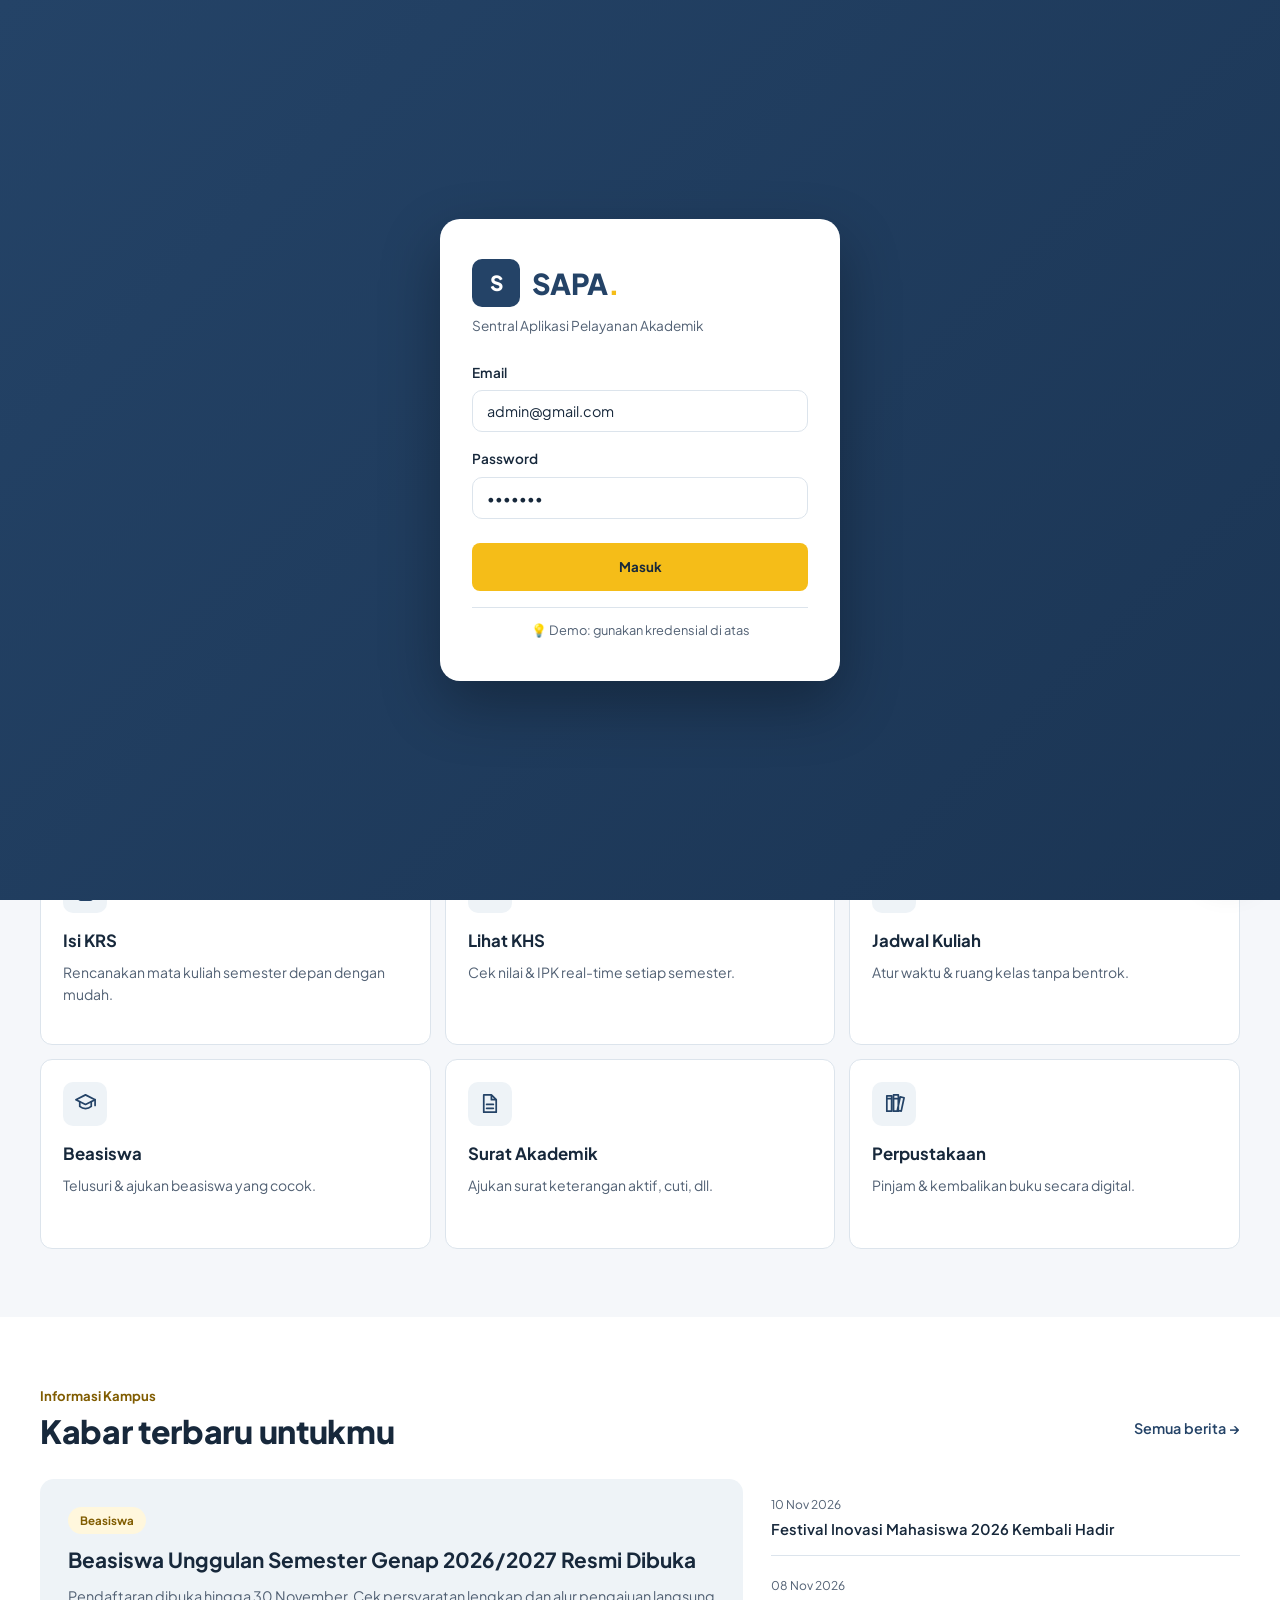
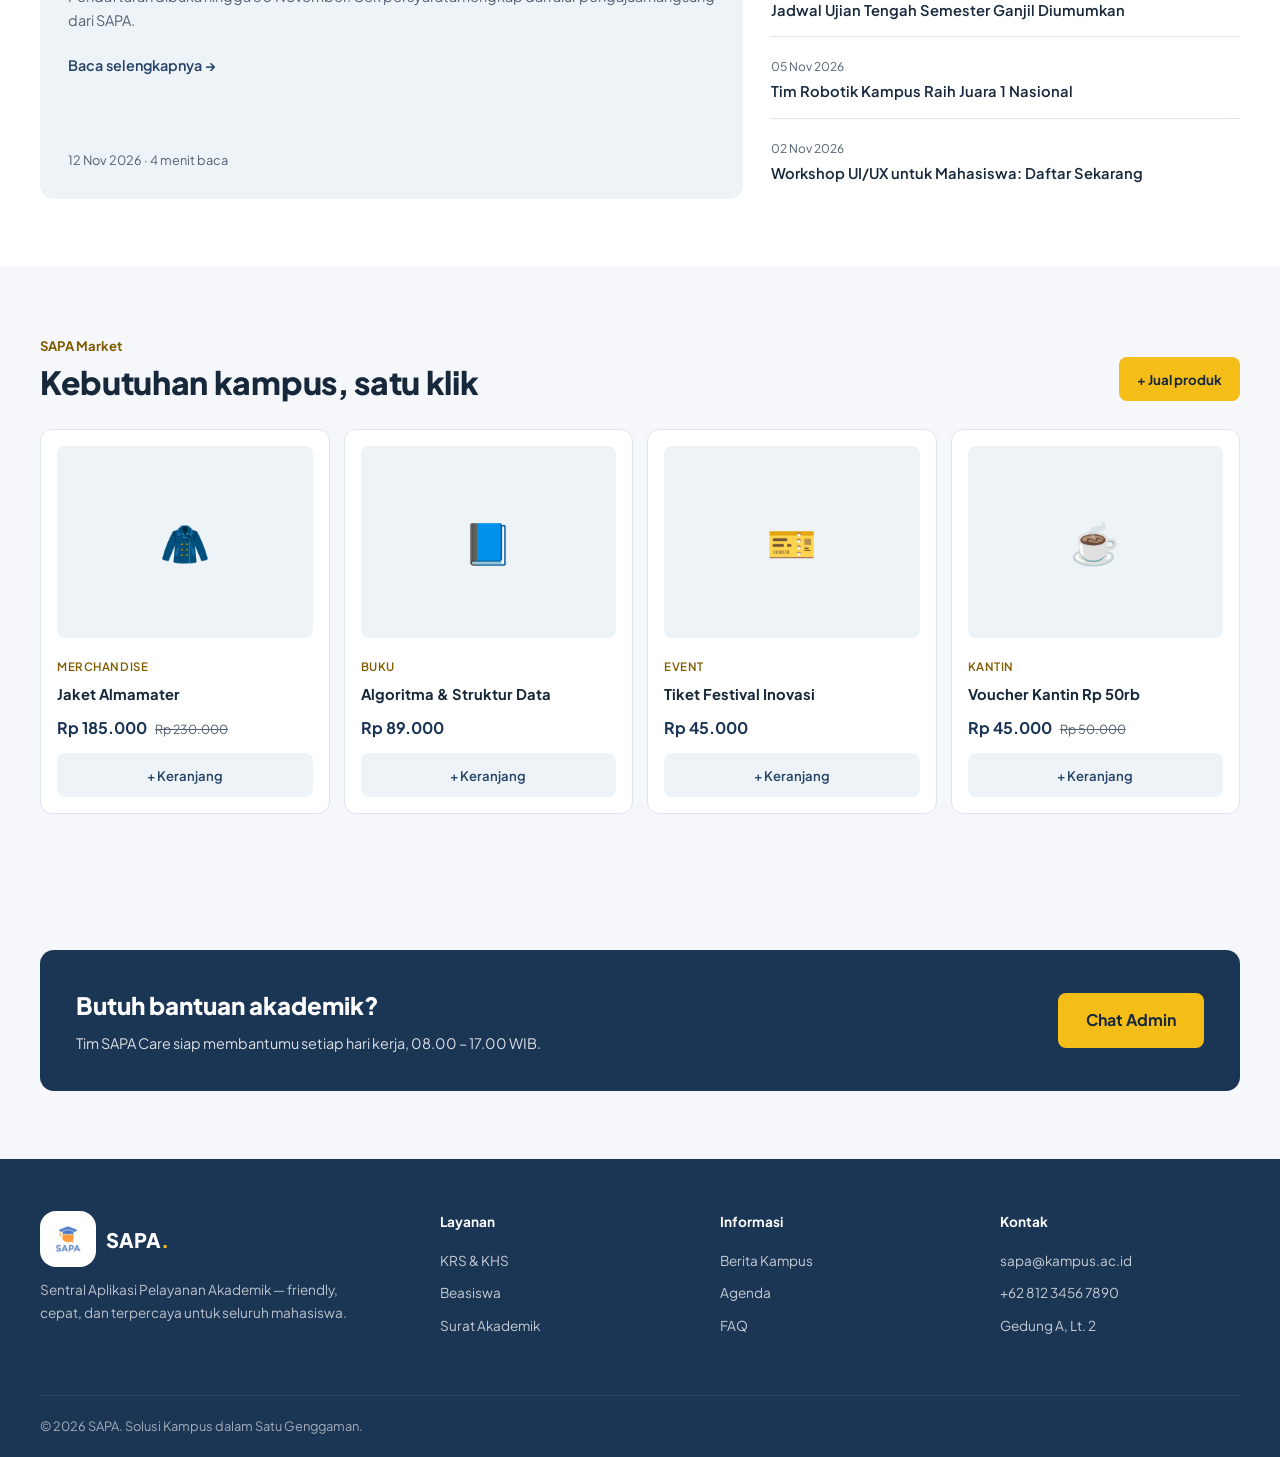
<file: index.html>
<!doctype html>
<html lang="id">
  <head>
    <meta charset="UTF-8" />
    <meta name="viewport" content="width=device-width, initial-scale=1.0" />
    <meta name="theme-color" content="#FFFFFF" />
    <title>SAPA — Sentral Aplikasi Pelayanan Akademik</title>
    <link rel="manifest" href="manifest.json" />
    <link rel="preconnect" href="https://fonts.googleapis.com" />
    <link
      href="https://fonts.googleapis.com/css2?family=Plus+Jakarta+Sans:wght@400;500;600;700;800&display=swap"
      rel="stylesheet"
    />
    <link rel="stylesheet" href="css/style.css" />
    <link rel="stylesheet" href="css/components.css" />
    <link rel="stylesheet" href="css/pages.css" />
    <link rel="stylesheet" href="css/refined.css" />
    <link rel="icon" type="image/png" href="logo.png" />
  </head>
  <body>
    <!-- ========== NAVBAR ========== -->
    <header class="navbar" id="navbar">
      <div class="container nav-inner">
        <a href="index.html" class="logo">
          <img src="logo.png" alt="SAPA Logo" />
          <span class="logo-text">SAPA<span class="logo-dot">.</span></span>
        </a>

        <nav class="nav-links" id="navLinks">
          <a href="index.html" class="nav-link active">Beranda</a>
          <a href="layanan.html" class="nav-link">Layanan</a>
          <a href="index.html#info-section" class="nav-link">Informasi</a>
          <a href="index.html#market" class="nav-link">Marketplace</a>
        </nav>

        <div class="nav-actions">
          <button class="icon-btn search-toggle" aria-label="Cari">
            <svg
              width="20"
              height="20"
              viewBox="0 0 24 24"
              fill="none"
              stroke="currentColor"
              stroke-width="2"
            >
              <circle cx="11" cy="11" r="8" />
              <path d="m21 21-4.35-4.35" />
            </svg>
          </button>
          <button class="theme-toggle" aria-label="Toggle tema">
            <svg
              class="icon-moon"
              viewBox="0 0 24 24"
              fill="none"
              stroke="currentColor"
              stroke-width="2"
            >
              <path d="M21 12.79A9 9 0 1 1 11.21 3 7 7 0 0 0 21 12.79z" />
            </svg>
            <svg
              class="icon-sun"
              viewBox="0 0 24 24"
              fill="none"
              stroke="currentColor"
              stroke-width="2"
            >
              <circle cx="12" cy="12" r="5" />
              <line x1="12" y1="1" x2="12" y2="3" />
              <line x1="12" y1="21" x2="12" y2="23" />
              <line x1="4.22" y1="4.22" x2="5.64" y2="5.64" />
              <line x1="18.36" y1="18.36" x2="19.78" y2="19.78" />
              <line x1="1" y1="12" x2="3" y2="12" />
              <line x1="21" y1="12" x2="23" y2="12" />
              <line x1="4.22" y1="19.78" x2="5.64" y2="18.36" />
              <line x1="18.36" y1="5.64" x2="19.78" y2="4.22" />
            </svg>
          </button>
          <button class="icon-btn notif-btn" aria-label="Notifikasi">
            <svg
              width="20"
              height="20"
              viewBox="0 0 24 24"
              fill="none"
              stroke="currentColor"
              stroke-width="2"
            >
              <path d="M18 8A6 6 0 0 0 6 8c0 7-3 9-3 9h18s-3-2-3-9" />
              <path d="M13.73 21a2 2 0 0 1-3.46 0" />
            </svg>
            <span class="notif-dot"></span>
          </button>
          <button
            class="icon-btn"
            id="cartBtn"
            aria-label="Keranjang"
            style="position: relative"
          >
            <svg
              width="20"
              height="20"
              viewBox="0 0 24 24"
              fill="none"
              stroke="currentColor"
              stroke-width="2"
            >
              <circle cx="9" cy="21" r="1" />
              <circle cx="20" cy="21" r="1" />
              <path
                d="M1 1h4l2.68 13.39a2 2 0 0 0 2 1.61h9.72a2 2 0 0 0 2-1.61L23 6H6"
              />
            </svg>
            <span
              id="cartBadge"
              style="
                position: absolute;
                top: 2px;
                right: 2px;
                background: #ef4444;
                color: #fff;
                font-size: 0.65rem;
                font-weight: 700;
                width: 16px;
                height: 16px;
                border-radius: 50%;
                display: none;
                place-items: center;
              "
              >0</span
            >
          </button>
          <a href="profil.html" class="avatar" aria-label="Menu profil">R</a>
        </div>
      </div>
    </header>

    <!-- ========== HERO ========== -->
    <section class="hero" id="mainContent" tabindex="-1">
      <div class="container hero-grid">
        <div class="hero-content">
          
          <h1 class="hero-title">
            Semua layanan kampus,<br />
            <span class="text-gradient">dalam satu genggaman.</span>
          </h1>
          <p class="hero-desc">
            SAPA memudahkan mahasiswa mengurus KRS, melihat jadwal, memantau
            nilai, sampai belanja kebutuhan kampus — cepat, transparan, dan
            ramah.
          </p>

          <div class="hero-search">
            <svg
              class="search-icon"
              width="20"
              height="20"
              viewBox="0 0 24 24"
              fill="none"
              stroke="currentColor"
              stroke-width="2"
            >
              <circle cx="11" cy="11" r="8" />
              <path d="m21 21-4.35-4.35" />
            </svg>
            <input
              type="text"
              id="heroSearch"
              aria-label="Cari layanan, informasi, atau produk"
              placeholder="Cari layanan, informasi, atau produk…"
              autocomplete="off"
            />
            <kbd class="search-kbd">Ctrl K</kbd>
            <div class="search-suggestions" id="searchSuggestions"></div>
          </div>
          <div class="hero-tags">
            <span>Populer:</span>
            <a href="layanan.html#service-krs">Isi KRS</a>
            <a href="layanan.html#service-khs">Lihat KHS</a>
            <a href="#market">Jaket Almamater</a>
            <a href="layanan.html#service-beasiswa">Beasiswa</a>
          </div>
        </div>

        <div class="hero-visual">
          <div class="student-card">
            <div class="student-card-header">
              <div class="student-avatar">R</div>
              <div>
                <strong>Rani Puspita</strong>
                <span>Teknik Informatika · 2022</span>
              </div>
              <span class="status-badge">Aktif</span>
            </div>
            <div class="student-stats">
              <div class="mini-stat">
                <span class="mini-stat-label">IPK</span>
                <span class="mini-stat-value">3.86</span>
              </div>
              <div class="mini-stat">
                <span class="mini-stat-label">SKS Lulus</span>
                <span class="mini-stat-value">112/144</span>
              </div>
            </div>
            <div class="student-notifs">
              <!-- Notifikasi akan dimuat otomatis oleh JavaScript -->
            </div>
            <div class="next-class">
              <span>Kelas berikutnya</span>
              <strong>Pemrograman Web · 09:30</strong>
            </div>
          </div>
        </div>
      </div>
    </section>

    <!-- ========== STATS BAR ========== -->
    <section class="stats-bar">
      <div class="container stats-grid">
        <div class="stat-item">
          <span class="stat-number" data-count="12840">0</span>
          <span class="stat-label">Mahasiswa Aktif</span>
        </div>
        <div class="stat-item">
          <span class="stat-number" data-count="36">0</span>
          <span class="stat-label">Layanan Digital</span>
        </div>
        <div class="stat-item">
          <span class="stat-number" data-count="99">0</span>
          <span class="stat-label">Uptime Server (%)</span>
        </div>
        <div class="stat-item">
          <span class="stat-number" data-count="4.9" data-decimal="1">0</span>
          <span class="stat-label">Rating Pengguna</span>
        </div>
      </div>
    </section>

    <!-- ========== LAYANAN CEPAT ========== -->
    <section class="section" id="layanan-section">
      <div class="container">
        <div class="section-head">
          <div>
            <span class="section-eyebrow">Layanan Cepat</span>
            <h2 class="section-title">Apa yang kamu butuhkan hari ini?</h2>
          </div>
          <a href="layanan.html" class="link-arrow">Lihat semua →</a>
        </div>

        <div class="services-grid">
          <a href="layanan.html" class="service-card">
            <div
              class="service-icon"
              style="background: var(--primary-50); color: var(--primary)"
            >
              <svg aria-hidden="true" focusable="false" viewBox="0 0 24 24" fill="none" stroke="currentColor" stroke-width="1.8" stroke-linecap="round" stroke-linejoin="round"><rect x="5" y="4" width="14" height="18" rx="2"/><path d="M9 4V2h6v2M9 10h6M9 14h6M9 18h4"/></svg>
            </div>
            <h3>Isi KRS</h3>
            <p>Rencanakan mata kuliah semester depan dengan mudah.</p>
            <span class="service-arrow">→</span>
          </a>
          <a href="layanan.html" class="service-card">
            <div
              class="service-icon"
              style="
                background: var(--secondary-50);
                color: var(--secondary-600);
              "
            >
              <svg aria-hidden="true" focusable="false" viewBox="0 0 24 24" fill="none" stroke="currentColor" stroke-width="1.8" stroke-linecap="round" stroke-linejoin="round"><path d="M4 20V5M4 20h17"/><path d="M8 16v-4M13 16V8M18 16v-7"/></svg>
            </div>
            <h3>Lihat KHS</h3>
            <p>Cek nilai & IPK real-time setiap semester.</p>
            <span class="service-arrow">→</span>
          </a>
          <a href="layanan.html" class="service-card">
            <div
              class="service-icon"
              style="background: #e8f5e9; color: #2e7d32"
            >
              <svg aria-hidden="true" focusable="false" viewBox="0 0 24 24" fill="none" stroke="currentColor" stroke-width="1.8" stroke-linecap="round" stroke-linejoin="round"><rect x="3" y="5" width="18" height="16" rx="2"/><path d="M16 3v4M8 3v4M3 10h18"/></svg>
            </div>
            <h3>Jadwal Kuliah</h3>
            <p>Atur waktu & ruang kelas tanpa bentrok.</p>
            <span class="service-arrow">→</span>
          </a>
          <a href="layanan.html" class="service-card">
            <div
              class="service-icon"
              style="background: #fff3e0; color: #e65100"
            >
              <svg aria-hidden="true" focusable="false" viewBox="0 0 24 24" fill="none" stroke="currentColor" stroke-width="1.8" stroke-linecap="round" stroke-linejoin="round"><path d="m2 8 10-5 10 5-10 5L2 8Z"/><path d="M6 10v5c3.5 3 8.5 3 12 0v-5M22 8v6"/></svg>
            </div>
            <h3>Beasiswa</h3>
            <p>Telusuri & ajukan beasiswa yang cocok.</p>
            <span class="service-arrow">→</span>
          </a>
          <a href="layanan.html" class="service-card">
            <div
              class="service-icon"
              style="background: #e3f2fd; color: #1565c0"
            >
              <svg aria-hidden="true" focusable="false" viewBox="0 0 24 24" fill="none" stroke="currentColor" stroke-width="1.8" stroke-linecap="round" stroke-linejoin="round"><path d="M6 3h8l5 5v13H6zM14 3v5h5M9 13h7M9 17h7"/></svg>
            </div>
            <h3>Surat Akademik</h3>
            <p>Ajukan surat keterangan aktif, cuti, dll.</p>
            <span class="service-arrow">→</span>
          </a>
          <a href="layanan.html" class="service-card">
            <div
              class="service-icon"
              style="background: #f3e5f5; color: #6a1b9a"
            >
              <svg aria-hidden="true" focusable="false" viewBox="0 0 24 24" fill="none" stroke="currentColor" stroke-width="1.8" stroke-linecap="round" stroke-linejoin="round"><path d="M4 4h5v16H4zM11 3h5v17h-5zM18 5l4 1-3 14-4-1zM5.5 7h2M12.5 7h2"/></svg>
            </div>
            <h3>Perpustakaan</h3>
            <p>Pinjam & kembalikan buku secara digital.</p>
            <span class="service-arrow">→</span>
          </a>
        </div>
      </div>
    </section>

    <!-- ========== INFORMASI ========== -->
    <section class="section section-alt" id="info-section">
      <div class="container">
        <div class="section-head">
          <div>
            <span class="section-eyebrow">Informasi Kampus</span>
            <h2 class="section-title">Kabar terbaru untukmu</h2>
          </div>
          <a href="#" class="link-arrow">Semua berita →</a>
        </div>

        <div class="news-grid">
          <article class="news-featured">
            <span class="news-tag">Beasiswa</span>
            <h3>Beasiswa Unggulan Semester Genap 2026/2027 Resmi Dibuka</h3>
            <p>
              Pendaftaran dibuka hingga 30 November. Cek persyaratan lengkap dan
              alur pengajuan langsung dari SAPA.
            </p>
            <a href="#" class="link-arrow">Baca selengkapnya →</a>
            <span class="news-date">12 Nov 2026 · 4 menit baca</span>
          </article>

          <div class="news-list">
            <a href="#" class="news-item">
              <span class="news-item-date">10 Nov 2026</span>
              <h4>Festival Inovasi Mahasiswa 2026 Kembali Hadir</h4>
            </a>
            <a href="#" class="news-item">
              <span class="news-item-date">08 Nov 2026</span>
              <h4>Jadwal Ujian Tengah Semester Ganjil Diumumkan</h4>
            </a>
            <a href="#" class="news-item">
              <span class="news-item-date">05 Nov 2026</span>
              <h4>Tim Robotik Kampus Raih Juara 1 Nasional</h4>
            </a>
            <a href="#" class="news-item">
              <span class="news-item-date">02 Nov 2026</span>
              <h4>Workshop UI/UX untuk Mahasiswa: Daftar Sekarang</h4>
            </a>
          </div>
        </div>
      </div>
    </section>

    <!-- ========== MARKETPLACE ========== -->
    <section class="section" id="market">
      <div class="container">
        <div class="section-head">
          <div>
            <span class="section-eyebrow">SAPA Market</span>
            <h2 class="section-title">Kebutuhan kampus, satu klik</h2>
          </div>
          <button type="button" class="btn-primary btn-sell-product" id="addProductBtn">+ Jual produk</button>
        </div>

        <div class="product-grid">
          <div class="product-card">
            <div
              class="product-img"
              style="background: linear-gradient(135deg, #244367, #2e527c)"
            >
              🧥
            </div>
            <span class="product-cat">Merchandise</span>
            <h4>Jaket Almamater</h4>
            <div class="product-price">
              <strong>Rp 185.000</strong>
              <s>Rp 230.000</s>
            </div>
            <button class="btn-add">+ Keranjang</button>
          </div>
          <div class="product-card">
            <div
              class="product-img"
              style="background: linear-gradient(135deg, #ffc107, #e6ac00)"
            >
              📘
            </div>
            <span class="product-cat">Buku</span>
            <h4>Algoritma & Struktur Data</h4>
            <div class="product-price">
              <strong>Rp 89.000</strong>
            </div>
            <button class="btn-add">+ Keranjang</button>
          </div>
          <div class="product-card">
            <div
              class="product-img"
              style="background: linear-gradient(135deg, #10b981, #059669)"
            >
              🎫
            </div>
            <span class="product-cat">Event</span>
            <h4>Tiket Festival Inovasi</h4>
            <div class="product-price">
              <strong>Rp 45.000</strong>
            </div>
            <button class="btn-add">+ Keranjang</button>
          </div>
          <div class="product-card">
            <div
              class="product-img"
              style="background: linear-gradient(135deg, #f59e0b, #d97706)"
            >
              ☕
            </div>
            <span class="product-cat">Kantin</span>
            <h4>Voucher Kantin Rp 50rb</h4>
            <div class="product-price">
              <strong>Rp 45.000</strong>
              <s>Rp 50.000</s>
            </div>
            <button class="btn-add">+ Keranjang</button>
          </div>
        </div>
      </div>
    </section>

    <!-- ========== CTA ========== -->
    <section class="section">
      <div class="container">
        <div class="cta-box">
          <div>
            <h2>Butuh bantuan akademik?</h2>
            <p>
              Tim SAPA Care siap membantumu setiap hari kerja, 08.00 – 17.00
              WIB.
            </p>
          </div>
          <a href="#" class="btn-primary">Chat Admin</a>
        </div>
      </div>
    </section>

    <!-- ========== FOOTER ========== -->
    <footer class="footer">
      <div class="container footer-grid">
        <div class="footer-brand">
          <a href="index.html" class="logo">
            <img src="logo.png" alt="SAPA Logo" />
            <span class="logo-text">SAPA<span class="logo-dot">.</span></span>
          </a>
          <p>
            Sentral Aplikasi Pelayanan Akademik — friendly, cepat, dan
            terpercaya untuk seluruh mahasiswa.
          </p>
        </div>
        <div class="footer-col">
          <h4>Layanan</h4>
          <a href="layanan.html">KRS & KHS</a>
          <a href="layanan.html">Beasiswa</a>
          <a href="layanan.html">Surat Akademik</a>
        </div>
        <div class="footer-col">
          <h4>Informasi</h4>
          <a href="#">Berita Kampus</a>
          <a href="#">Agenda</a>
          <a href="#">FAQ</a>
        </div>
        <div class="footer-col">
          <h4>Kontak</h4>
          <a href="mailto:sapa@kampus.ac.id">sapa@kampus.ac.id</a>
          <a href="tel:+6281234567890">+62 812 3456 7890</a>
          <span>Gedung A, Lt. 2</span>
        </div>
      </div>
      <div class="footer-bottom container">
        <span>© 2026 SAPA. Solusi Kampus dalam Satu Genggaman.</span>
      </div>
    </footer>

    <!-- ========== FLOATING HELP ========== -->
    <button class="floating-help" id="floatingHelp" aria-label="Bantuan">
      <svg
        width="24"
        height="24"
        viewBox="0 0 24 24"
        fill="none"
        stroke="currentColor"
        stroke-width="2"
      >
        <path
          d="M21 15a2 2 0 0 1-2 2H7l-4 4V5a2 2 0 0 1 2-2h14a2 2 0 0 1 2 2z"
        />
      </svg>
    </button>

    <!-- ========== MOBILE BOTTOM NAV ========== -->
    <nav class="mobile-nav">
      <a href="index.html" class="mobile-nav-link active">
        <svg
          width="22"
          height="22"
          viewBox="0 0 24 24"
          fill="none"
          stroke="currentColor"
          stroke-width="2"
        >
          <path d="m3 9 9-7 9 7v11a2 2 0 0 1-2 2H5a2 2 0 0 1-2-2z" />
          <polyline points="9 22 9 12 15 12 15 22" />
        </svg>
        <span>Beranda</span>
      </a>
      <a href="layanan.html" class="mobile-nav-link">
        <svg
          width="22"
          height="22"
          viewBox="0 0 24 24"
          fill="none"
          stroke="currentColor"
          stroke-width="2"
        >
          <rect x="3" y="3" width="7" height="7" />
          <rect x="14" y="3" width="7" height="7" />
          <rect x="14" y="14" width="7" height="7" />
          <rect x="3" y="14" width="7" height="7" />
        </svg>
        <span>Layanan</span>
      </a>
      <a href="index.html#info-section" class="mobile-nav-link">
        <svg
          width="22"
          height="22"
          viewBox="0 0 24 24"
          fill="none"
          stroke="currentColor"
          stroke-width="2"
        >
          <circle cx="12" cy="12" r="10" />
          <line x1="12" y1="16" x2="12" y2="12" />
          <line x1="12" y1="8" x2="12.01" y2="8" />
        </svg>
        <span>Info</span>
      </a>
      <a href="index.html#market" class="mobile-nav-link">
        <svg
          width="22"
          height="22"
          viewBox="0 0 24 24"
          fill="none"
          stroke="currentColor"
          stroke-width="2"
        >
          <path d="M6 2 3 6v14a2 2 0 0 0 2 2h14a2 2 0 0 0 2-2V6l-3-4z" />
          <line x1="3" y1="6" x2="21" y2="6" />
          <path d="M16 10a4 4 0 0 1-8 0" />
        </svg>
        <span>Toko</span>
      </a>
      <a href="profil.html" class="mobile-nav-link">
        <svg
          width="22"
          height="22"
          viewBox="0 0 24 24"
          fill="none"
          stroke="currentColor"
          stroke-width="2"
        >
          <path d="M20 21v-2a4 4 0 0 0-4-4H8a4 4 0 0 0-4 4v2" />
          <circle cx="12" cy="7" r="4" />
        </svg>
        <span>Profil</span>
      </a>
    </nav>

    <script src="js/data.js"></script>
    <script src="js/app.js"></script>
    <script src="js/enhance.js"></script>
  </body>
</html>
</file>
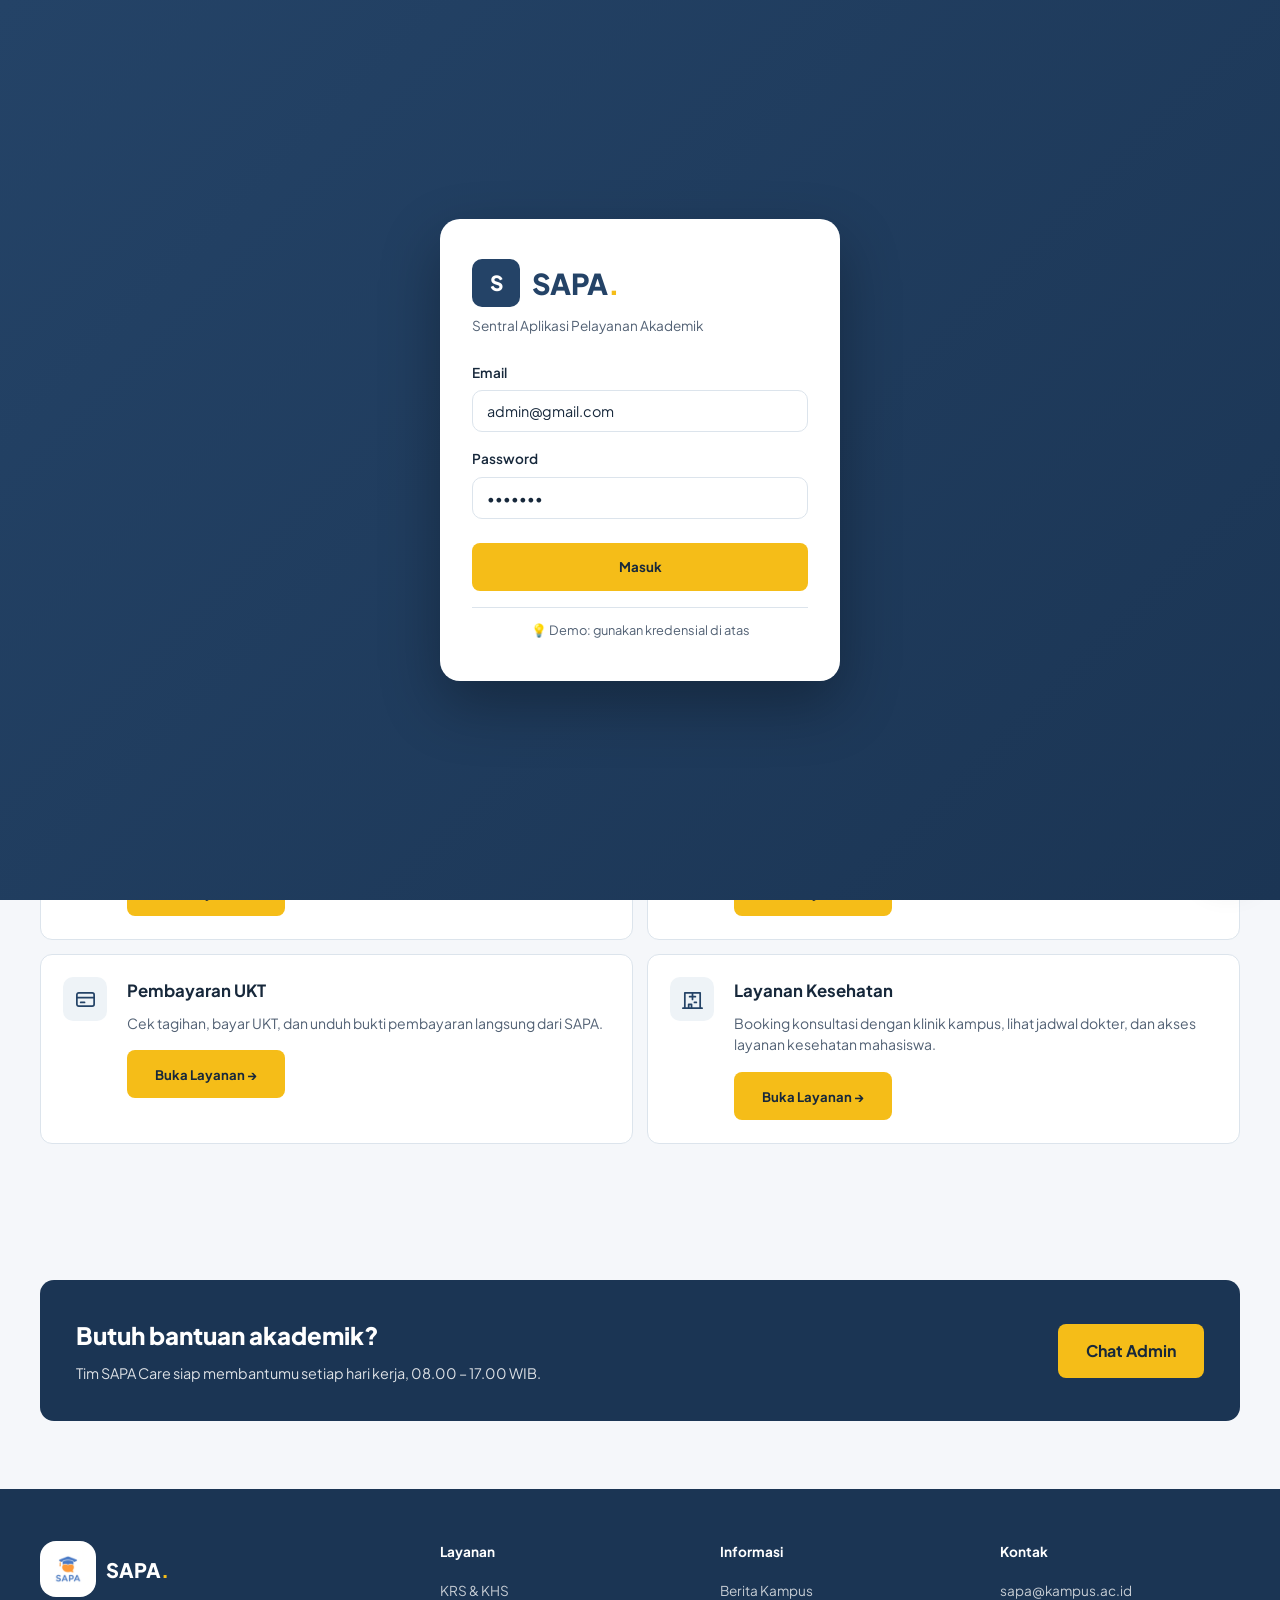
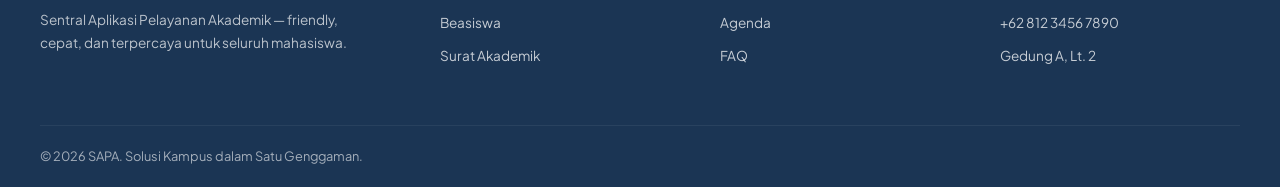
<file: layanan.html>
<!doctype html>
<html lang="id">
  <head>
    <meta charset="UTF-8" />
    <meta name="viewport" content="width=device-width, initial-scale=1.0" />
    <title>Layanan — SAPA</title>
    <link rel="preconnect" href="https://fonts.googleapis.com" />
    <link
      href="https://fonts.googleapis.com/css2?family=Plus+Jakarta+Sans:wght@400;500;600;700;800&display=swap"
      rel="stylesheet"
    />
    <link rel="stylesheet" href="css/style.css" />
    <link rel="stylesheet" href="css/components.css" />
    <link rel="stylesheet" href="css/pages.css" />
    <link rel="stylesheet" href="css/refined.css" />
    <link rel="icon" type="image/png" href="logo.png" />
  </head>
  <body>
    <!-- Navbar (sama seperti index.html) -->
    <header class="navbar" id="navbar">
      <div class="container nav-inner">
        <a href="index.html" class="logo">
          <img src="logo.png" alt="SAPA Logo" />
          <span class="logo-text">SAPA<span class="logo-dot">.</span></span>
        </a>
        <nav class="nav-links" id="navLinks">
          <a href="index.html" class="nav-link">Beranda</a>
          <a href="layanan.html" class="nav-link active">Layanan</a>
          <a href="index.html#info-section" class="nav-link">Informasi</a>
          <a href="index.html#market" class="nav-link">Marketplace</a>
        </nav>
        <div class="nav-actions">
          <button class="icon-btn search-toggle" aria-label="Cari">
            <svg
              width="20"
              height="20"
              viewBox="0 0 24 24"
              fill="none"
              stroke="currentColor"
              stroke-width="2"
            >
              <circle cx="11" cy="11" r="8" />
              <path d="m21 21-4.35-4.35" />
            </svg>
          </button>
          <button class="theme-toggle" aria-label="Toggle tema">
            <svg
              class="icon-moon"
              viewBox="0 0 24 24"
              fill="none"
              stroke="currentColor"
              stroke-width="2"
            >
              <path d="M21 12.79A9 9 0 1 1 11.21 3 7 7 0 0 0 21 12.79z" />
            </svg>
            <svg
              class="icon-sun"
              viewBox="0 0 24 24"
              fill="none"
              stroke="currentColor"
              stroke-width="2"
            >
              <circle cx="12" cy="12" r="5" />
              <line x1="12" y1="1" x2="12" y2="3" />
              <line x1="12" y1="21" x2="12" y2="23" />
              <line x1="4.22" y1="4.22" x2="5.64" y2="5.64" />
              <line x1="18.36" y1="18.36" x2="19.78" y2="19.78" />
              <line x1="1" y1="12" x2="3" y2="12" />
              <line x1="21" y1="12" x2="23" y2="12" />
              <line x1="4.22" y1="19.78" x2="5.64" y2="18.36" />
              <line x1="18.36" y1="5.64" x2="19.78" y2="4.22" />
            </svg>
          </button>
          <button class="icon-btn notif-btn" aria-label="Notifikasi">
            <svg
              width="20"
              height="20"
              viewBox="0 0 24 24"
              fill="none"
              stroke="currentColor"
              stroke-width="2"
            >
              <path d="M18 8A6 6 0 0 0 6 8c0 7-3 9-3 9h18s-3-2-3-9" />
              <path d="M13.73 21a2 2 0 0 1-3.46 0" />
            </svg>
            <span class="notif-dot"></span>
          </button>
          <button
            class="icon-btn"
            id="cartBtn"
            aria-label="Keranjang"
            style="position: relative"
          >
            <svg
              width="20"
              height="20"
              viewBox="0 0 24 24"
              fill="none"
              stroke="currentColor"
              stroke-width="2"
            >
              <circle cx="9" cy="21" r="1" />
              <circle cx="20" cy="21" r="1" />
              <path
                d="M1 1h4l2.68 13.39a2 2 0 0 0 2 1.61h9.72a2 2 0 0 0 2-1.61L23 6H6"
              />
            </svg>
            <span
              id="cartBadge"
              style="
                position: absolute;
                top: 2px;
                right: 2px;
                background: #ef4444;
                color: #fff;
                font-size: 0.65rem;
                font-weight: 700;
                width: 16px;
                height: 16px;
                border-radius: 50%;
                display: none;
                place-items: center;
              "
              >0</span
            >
          </button>
          <a href="profil.html" class="avatar" aria-label="Menu profil">R</a>
        </div>
      </div>
    </header>

    <!-- Header Halaman -->
    <section class="page-header" id="mainContent" tabindex="-1">
      <div class="container">
        <span class="section-eyebrow">Layanan Akademik</span>
        <h1 class="page-title">Semua Layanan dalam Satu Tempat</h1>
        <p class="page-subtitle">
          Akses cepat ke seluruh layanan akademik dan kemahasiswaan SAPA.
        </p>
      </div>
    </section>

    <!-- Grid Layanan Lengkap -->
    <section class="section">
      <div class="container">
        <div class="services-grid services-grid-full">
          <div class="service-card service-card-detailed" id="service-krs" data-service="krs">
            <div
              class="service-icon"
              style="background: var(--primary-50); color: var(--primary)"
            >
              <svg aria-hidden="true" focusable="false" viewBox="0 0 24 24" fill="none" stroke="currentColor" stroke-width="1.8" stroke-linecap="round" stroke-linejoin="round"><rect x="5" y="4" width="14" height="18" rx="2"/><path d="M9 4V2h6v2M9 10h6M9 14h6M9 18h4"/></svg>
            </div>
            <div class="service-body">
              <h3>Isi KRS</h3>
              <p>
                Rencanakan dan ajukan Kartu Rencana Studi untuk semester
                berikutnya. Lihat mata kuliah yang tersedia dan sesuaikan dengan
                jadwalmu.
              </p>
              <button class="btn-primary btn-sm">Buka Layanan →</button>
            </div>
          </div>

          <div class="service-card service-card-detailed" id="service-khs" data-service="khs">
            <div
              class="service-icon"
              style="
                background: var(--secondary-50);
                color: var(--secondary-600);
              "
            >
              <svg aria-hidden="true" focusable="false" viewBox="0 0 24 24" fill="none" stroke="currentColor" stroke-width="1.8" stroke-linecap="round" stroke-linejoin="round"><path d="M4 20V5M4 20h17"/><path d="M8 16v-4M13 16V8M18 16v-7"/></svg>
            </div>
            <div class="service-body">
              <h3>Lihat KHS</h3>
              <p>
                Pantau nilai, IPK, dan capaian akademikmu secara real-time.
                Unduh transkrip nilai kapan saja.
              </p>
              <button class="btn-primary btn-sm">Buka Layanan →</button>
            </div>
          </div>

          <div class="service-card service-card-detailed" id="service-jadwal" data-service="jadwal">
            <div
              class="service-icon"
              style="background: #e8f5e9; color: #2e7d32"
            >
              <svg aria-hidden="true" focusable="false" viewBox="0 0 24 24" fill="none" stroke="currentColor" stroke-width="1.8" stroke-linecap="round" stroke-linejoin="round"><rect x="3" y="5" width="18" height="16" rx="2"/><path d="M16 3v4M8 3v4M3 10h18"/></svg>
            </div>
            <div class="service-body">
              <h3>Jadwal Kuliah</h3>
              <p>
                Lihat jadwal kuliah lengkap dengan informasi ruang, dosen, dan
                waktu. Atur pengingat agar tidak terlewat.
              </p>
              <button class="btn-primary btn-sm">Buka Layanan →</button>
            </div>
          </div>

          <div
            class="service-card service-card-detailed"
            id="service-beasiswa" data-service="beasiswa"
          >
            <div
              class="service-icon"
              style="background: #fff3e0; color: #e65100"
            >
              <svg aria-hidden="true" focusable="false" viewBox="0 0 24 24" fill="none" stroke="currentColor" stroke-width="1.8" stroke-linecap="round" stroke-linejoin="round"><path d="m2 8 10-5 10 5-10 5L2 8Z"/><path d="M6 10v5c3.5 3 8.5 3 12 0v-5M22 8v6"/></svg>
            </div>
            <div class="service-body">
              <h3>Beasiswa</h3>
              <p>
                Temukan beasiswa yang sesuai dengan profilmu. Ajukan langsung
                melalui SAPA dan pantau status pengajuan.
              </p>
              <button class="btn-primary btn-sm">Buka Layanan →</button>
            </div>
          </div>

          <div class="service-card service-card-detailed" id="service-surat" data-service="surat">
            <div
              class="service-icon"
              style="background: #e3f2fd; color: #1565c0"
            >
              <svg aria-hidden="true" focusable="false" viewBox="0 0 24 24" fill="none" stroke="currentColor" stroke-width="1.8" stroke-linecap="round" stroke-linejoin="round"><path d="M6 3h8l5 5v13H6zM14 3v5h5M9 13h7M9 17h7"/></svg>
            </div>
            <div class="service-body">
              <h3>Surat Akademik</h3>
              <p>
                Ajukan surat keterangan aktif kuliah, cuti akademik, atau surat
                keterangan lainnya secara digital.
              </p>
              <button class="btn-primary btn-sm">Buka Layanan →</button>
            </div>
          </div>

          <div
            class="service-card service-card-detailed"
            id="service-perpustakaan" data-service="perpustakaan"
          >
            <div
              class="service-icon"
              style="background: #f3e5f5; color: #6a1b9a"
            >
              <svg aria-hidden="true" focusable="false" viewBox="0 0 24 24" fill="none" stroke="currentColor" stroke-width="1.8" stroke-linecap="round" stroke-linejoin="round"><path d="M4 4h5v16H4zM11 3h5v17h-5zM18 5l4 1-3 14-4-1zM5.5 7h2M12.5 7h2"/></svg>
            </div>
            <div class="service-body">
              <h3>Perpustakaan</h3>
              <p>
                Cari katalog buku, pinjam, dan kembalikan buku secara digital.
                Lihat riwayat peminjamanmu.
              </p>
              <button class="btn-primary btn-sm">Buka Layanan →</button>
            </div>
          </div>

          <div
            class="service-card service-card-detailed"
            id="service-pembayaran" data-service="pembayaran"
          >
            <div
              class="service-icon"
              style="background: #eceff1; color: #37474f"
            >
              <svg aria-hidden="true" focusable="false" viewBox="0 0 24 24" fill="none" stroke="currentColor" stroke-width="1.8" stroke-linecap="round" stroke-linejoin="round"><rect x="3" y="5" width="18" height="14" rx="2"/><path d="M3 10h18M7 15h4"/></svg>
            </div>
            <div class="service-body">
              <h3>Pembayaran UKT</h3>
              <p>
                Cek tagihan, bayar UKT, dan unduh bukti pembayaran langsung dari
                SAPA.
              </p>
              <button class="btn-primary btn-sm">Buka Layanan →</button>
            </div>
          </div>

          <div
            class="service-card service-card-detailed"
            id="service-kesehatan" data-service="kesehatan"
          >
            <div
              class="service-icon"
              style="background: #fce4ec; color: #ad1457"
            >
              <svg aria-hidden="true" focusable="false" viewBox="0 0 24 24" fill="none" stroke="currentColor" stroke-width="1.8" stroke-linecap="round" stroke-linejoin="round"><path d="M4 21V5h16v16M2 21h20M9 9h6M12 6v6M8 21v-4h3v4M14 15h2"/></svg>
            </div>
            <div class="service-body">
              <h3>Layanan Kesehatan</h3>
              <p>
                Booking konsultasi dengan klinik kampus, lihat jadwal dokter,
                dan akses layanan kesehatan mahasiswa.
              </p>
              <button class="btn-primary btn-sm">Buka Layanan →</button>
            </div>
          </div>
        </div>
      </div>
    </section>

    <!-- CTA -->
    <section class="section">
      <div class="container">
        <div class="cta-box">
          <div>
            <h2>Butuh bantuan akademik?</h2>
            <p>
              Tim SAPA Care siap membantumu setiap hari kerja, 08.00 – 17.00
              WIB.
            </p>
          </div>
          <a href="#" class="btn-primary">Chat Admin</a>
        </div>
      </div>
    </section>

    <footer class="footer">
      <div class="container footer-grid">
        <div class="footer-brand">
          <a href="index.html" class="logo">
            <img src="logo.png" alt="SAPA Logo" />
            <span class="logo-text">SAPA<span class="logo-dot">.</span></span>
          </a>
          <p>
            Sentral Aplikasi Pelayanan Akademik — friendly, cepat, dan
            terpercaya untuk seluruh mahasiswa.
          </p>
        </div>
        <div class="footer-col">
          <h4>Layanan</h4>
          <a href="layanan.html">KRS & KHS</a>
          <a href="layanan.html">Beasiswa</a>
          <a href="layanan.html">Surat Akademik</a>
        </div>
        <div class="footer-col">
          <h4>Informasi</h4>
          <a href="#">Berita Kampus</a>
          <a href="#">Agenda</a>
          <a href="#">FAQ</a>
        </div>
        <div class="footer-col">
          <h4>Kontak</h4>
          <a href="mailto:sapa@kampus.ac.id">sapa@kampus.ac.id</a>
          <a href="tel:+6281234567890">+62 812 3456 7890</a>
          <span>Gedung A, Lt. 2</span>
        </div>
      </div>
      <div class="footer-bottom container">
        <span>© 2026 SAPA. Solusi Kampus dalam Satu Genggaman.</span>
      </div>
    </footer>

    <button class="floating-help" aria-label="Bantuan">
      <svg
        width="24"
        height="24"
        viewBox="0 0 24 24"
        fill="none"
        stroke="currentColor"
        stroke-width="2"
      >
        <path
          d="M21 15a2 2 0 0 1-2 2H7l-4 4V5a2 2 0 0 1 2-2h14a2 2 0 0 1 2 2z"
        />
      </svg>
    </button>

    <nav class="mobile-nav">
      <a href="index.html" class="mobile-nav-link">
        <svg
          width="22"
          height="22"
          viewBox="0 0 24 24"
          fill="none"
          stroke="currentColor"
          stroke-width="2"
        >
          <path d="m3 9 9-7 9 7v11a2 2 0 0 1-2 2H5a2 2 0 0 1-2-2z" />
          <polyline points="9 22 9 12 15 12 15 22" />
        </svg>
        <span>Beranda</span>
      </a>
      <a href="layanan.html" class="mobile-nav-link active">
        <svg
          width="22"
          height="22"
          viewBox="0 0 24 24"
          fill="none"
          stroke="currentColor"
          stroke-width="2"
        >
          <rect x="3" y="3" width="7" height="7" />
          <rect x="14" y="3" width="7" height="7" />
          <rect x="14" y="14" width="7" height="7" />
          <rect x="3" y="14" width="7" height="7" />
        </svg>
        <span>Layanan</span>
      </a>
      <a href="index.html#info-section" class="mobile-nav-link">
        <svg
          width="22"
          height="22"
          viewBox="0 0 24 24"
          fill="none"
          stroke="currentColor"
          stroke-width="2"
        >
          <circle cx="12" cy="12" r="10" />
          <line x1="12" y1="16" x2="12" y2="12" />
          <line x1="12" y1="8" x2="12.01" y2="8" />
        </svg>
        <span>Info</span>
      </a>
      <a href="index.html#market" class="mobile-nav-link">
        <svg
          width="22"
          height="22"
          viewBox="0 0 24 24"
          fill="none"
          stroke="currentColor"
          stroke-width="2"
        >
          <path d="M6 2 3 6v14a2 2 0 0 0 2 2h14a2 2 0 0 0 2-2V6l-3-4z" />
          <line x1="3" y1="6" x2="21" y2="6" />
          <path d="M16 10a4 4 0 0 1-8 0" />
        </svg>
        <span>Toko</span>
      </a>
      <a href="profil.html" class="mobile-nav-link">
        <svg
          width="22"
          height="22"
          viewBox="0 0 24 24"
          fill="none"
          stroke="currentColor"
          stroke-width="2"
        >
          <path d="M20 21v-2a4 4 0 0 0-4-4H8a4 4 0 0 0-4 4v2" />
          <circle cx="12" cy="7" r="4" />
        </svg>
        <span>Profil</span>
      </a>
    </nav>
    <script src="js/data.js"></script>
    <script src="js/app.js"></script>
    <script src="js/enhance.js"></script>
    <script>
      document.addEventListener("DOMContentLoaded", () => {
        setTimeout(() => {
          // PERBAIKAN: Nama key disesuaikan dengan data-service di HTML
          const map = {
            krs: openKRS,
            khs: openKHS,
            jadwal: openJadwal,
            beasiswa: openBeasiswa,
            surat: openSurat,
            perpustakaan: openPerpus, 
            pembayaran: openUKT,      
            kesehatan: openKesehatan,
          };
          document.querySelectorAll("[data-service]").forEach((card) => {
            card.style.cursor = "pointer";
            card.onclick = () => {
              const fn = map[card.dataset.service];
              if (fn) fn();
            };
          });
        }, 300);
      });
    </script>
  </body>
</html>
</file>
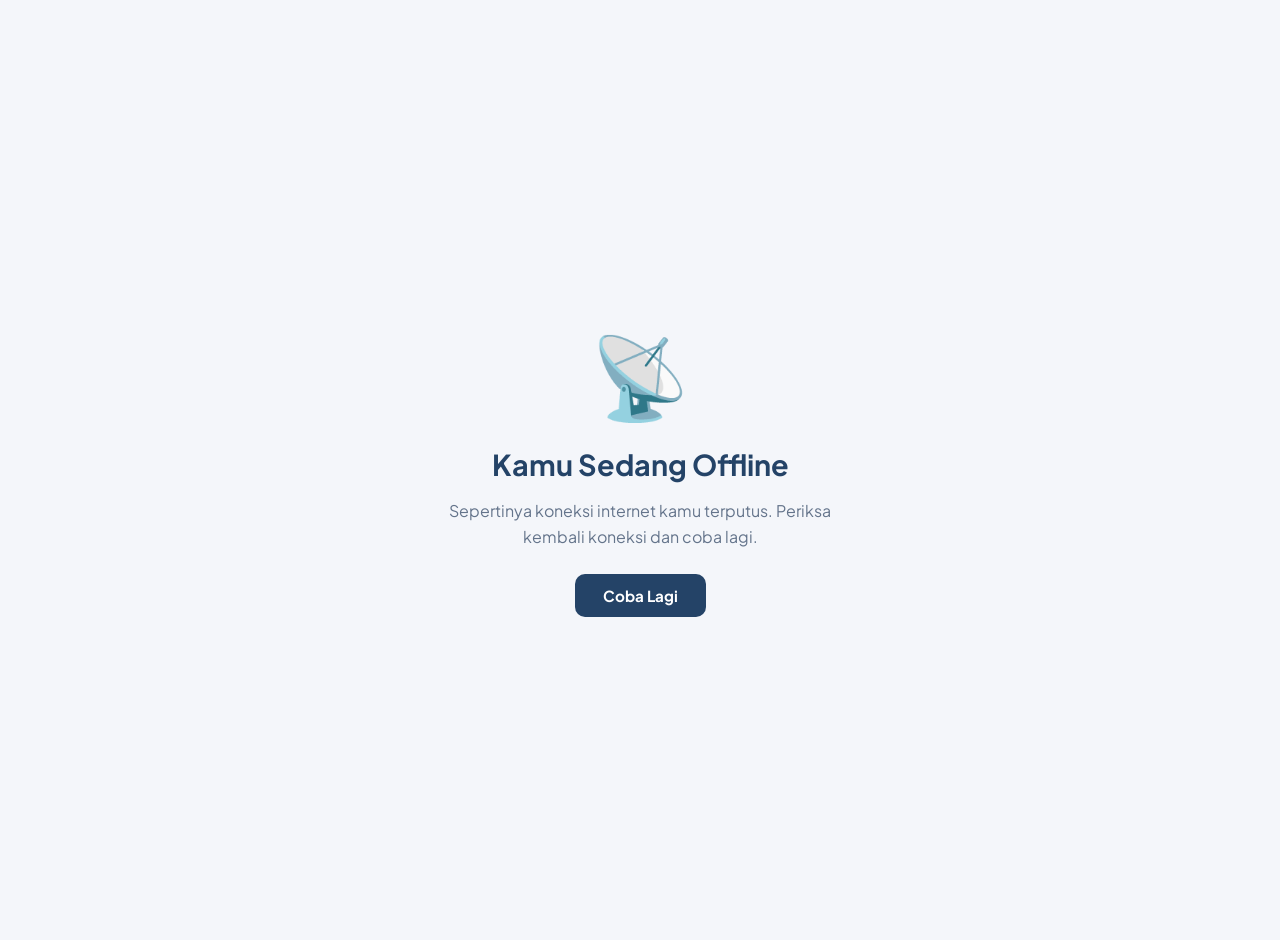
<file: offline.html>
<!DOCTYPE html>
<html lang="id">
<head>
  <meta charset="UTF-8">
  <meta name="viewport" content="width=device-width, initial-scale=1.0">
  <title>Offline — SAPA</title>
  <link href="https://fonts.googleapis.com/css2?family=Plus+Jakarta+Sans:wght@400;600;800&display=swap" rel="stylesheet">
  <style>
    body {
      font-family: 'Plus Jakarta Sans', sans-serif;
      background: #F4F6FA;
      min-height: 100vh;
      display: grid;
      place-items: center;
      margin: 0;
      padding: 20px;
      text-align: center;
    }
    .container { max-width: 400px; }
    .icon { font-size: 5rem; margin-bottom: 20px; }
    h1 { color: #244367; font-size: 1.8rem; margin: 0 0 12px; }
    p { color: #64748B; margin-bottom: 24px; line-height: 1.6; }
    button {
      background: #244367;
      color: #fff;
      border: none;
      padding: 12px 28px;
      border-radius: 10px;
      font-weight: 700;
      font-family: inherit;
      cursor: pointer;
      font-size: .95rem;
    }
    button:hover { background: #1B3554; }
  </style>
</head>
<body>
  <div class="container">
    <div class="icon">📡</div>
    <h1>Kamu Sedang Offline</h1>
    <p>Sepertinya koneksi internet kamu terputus. Periksa kembali koneksi dan coba lagi.</p>
    <button onclick="location.reload()">Coba Lagi</button>
  </div>
</body>
</html>
</file>
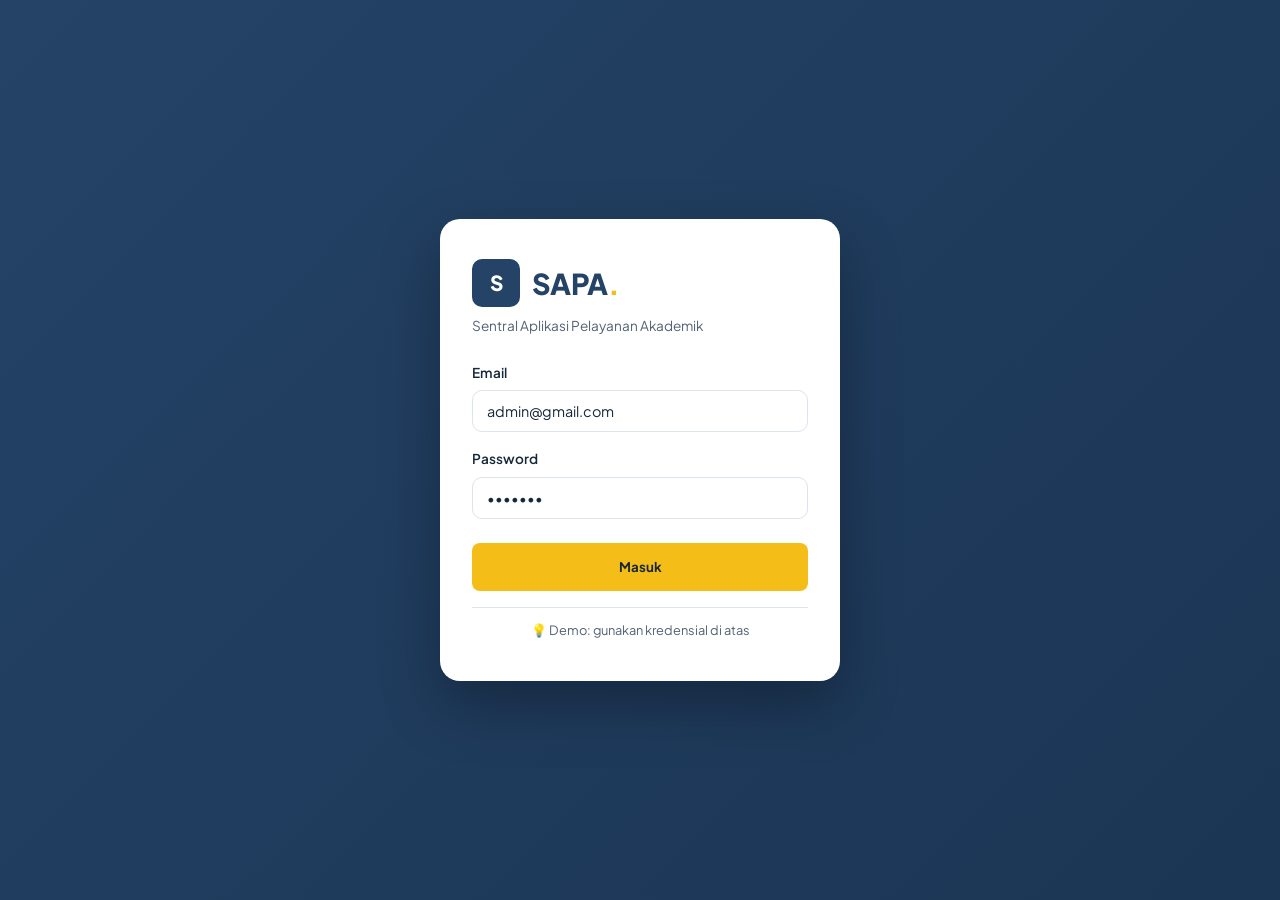
<file: pengaturan.html>
<!DOCTYPE html>
<html lang="id">
<head>
  <meta charset="UTF-8">
  <meta name="viewport" content="width=device-width, initial-scale=1.0">
  <meta name="theme-color" content="#FFFFFF">
  <title>Pengaturan — SAPA</title>
  <link rel="preconnect" href="https://fonts.googleapis.com">
  <link href="https://fonts.googleapis.com/css2?family=Plus+Jakarta+Sans:wght@400;500;600;700;800&display=swap" rel="stylesheet">
  <link rel="stylesheet" href="css/style.css">
  <link rel="stylesheet" href="css/components.css">
  <link rel="stylesheet" href="css/pages.css">
  <link rel="stylesheet" href="css/refined.css">
  <link rel="manifest" href="manifest.json">
  <link rel="icon" type="image/png" href="logo.png" />
</head>
<body data-page="pengaturan">
  <header class="navbar" id="navbar">
    <div class="container nav-inner">
      <a href="index.html" class="logo">
        <img src="logo.png" alt="SAPA Logo" />
        <span class="logo-text">SAPA<span class="logo-dot">.</span></span>
      </a>
      <nav class="nav-links" id="navLinks">
        <a href="index.html" class="nav-link">Beranda</a>
        <a href="layanan.html" class="nav-link">Layanan</a>
        <a href="index.html#info-section" class="nav-link">Informasi</a>
        <a href="index.html#market" class="nav-link">Marketplace</a>
      </nav>
      <div class="nav-actions">
        <button class="icon-btn search-toggle" aria-label="Cari">
          <svg width="20" height="20" viewBox="0 0 24 24" fill="none" stroke="currentColor" stroke-width="2"><circle cx="11" cy="11" r="8"/><path d="m21 21-4.35-4.35"/></svg>
        </button>
        <button class="theme-toggle" aria-label="Toggle tema">
          <svg class="icon-moon" viewBox="0 0 24 24" fill="none" stroke="currentColor" stroke-width="2"><path d="M21 12.79A9 9 0 1 1 11.21 3 7 7 0 0 0 21 12.79z"/></svg>
          <svg class="icon-sun" viewBox="0 0 24 24" fill="none" stroke="currentColor" stroke-width="2"><circle cx="12" cy="12" r="5"/><line x1="12" y1="1" x2="12" y2="3"/><line x1="12" y1="21" x2="12" y2="23"/><line x1="4.22" y1="4.22" x2="5.64" y2="5.64"/><line x1="18.36" y1="18.36" x2="19.78" y2="19.78"/><line x1="1" y1="12" x2="3" y2="12"/><line x1="21" y1="12" x2="23" y2="12"/><line x1="4.22" y1="19.78" x2="5.64" y2="18.36"/><line x1="18.36" y1="5.64" x2="19.78" y2="4.22"/></svg>
        </button>
        <button class="icon-btn notif-btn" aria-label="Notifikasi">
          <svg width="20" height="20" viewBox="0 0 24 24" fill="none" stroke="currentColor" stroke-width="2"><path d="M18 8A6 6 0 0 0 6 8c0 7-3 9-3 9h18s-3-2-3-9"/><path d="M13.73 21a2 2 0 0 1-3.46 0"/></svg>
          <span class="notif-dot"></span>
        </button>
        <a href="profil.html" class="avatar" aria-label="Menu profil">R</a>
      </div>
    </div>
  </header>

  <main class="page-section" id="mainContent" tabindex="-1">
    <div class="container">
      <div class="breadcrumb">
        <a href="index.html">Beranda</a>
        <span>›</span>
        <span>Pengaturan</span>
      </div>
      <div id="pageContent"></div>
    </div>
  </main>

  <footer class="footer">
    <div class="footer-bottom container" style="padding:20px 0;border-top:none;">
      <span>© 2026 SAPA. Solusi Kampus dalam Satu Genggaman.</span>
    </div>
  </footer>

  <script src="js/data.js"></script>
  <script src="js/app.js"></script>
  <script src="js/enhance.js"></script>
  <script src="js/pages.js"></script>
</body>
</html>
</file>
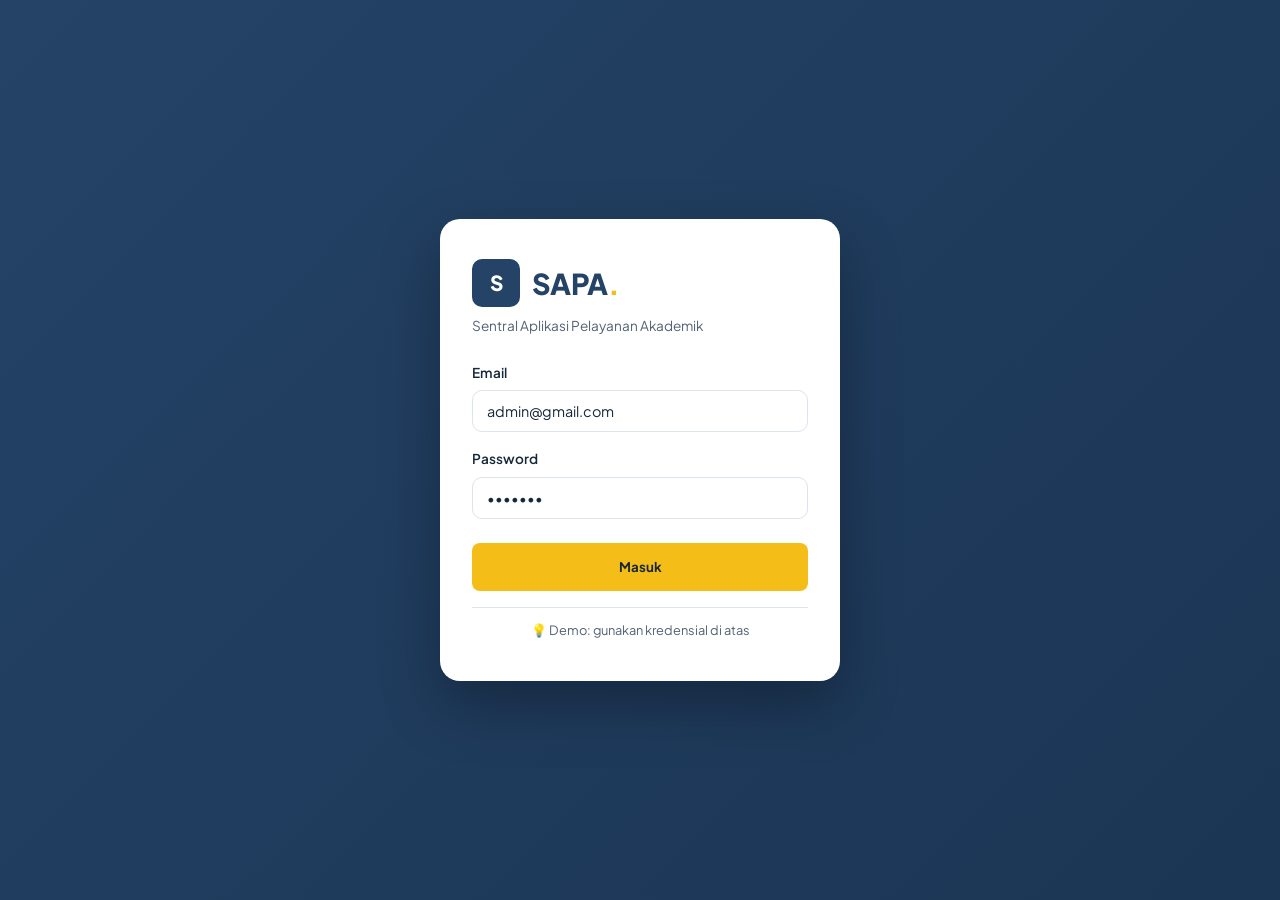
<file: pesanan.html>
<!DOCTYPE html>
<html lang="id">
<head>
  <meta charset="UTF-8">
  <meta name="viewport" content="width=device-width, initial-scale=1.0">
  <meta name="theme-color" content="#FFFFFF">
  <title>Pesanan Saya — SAPA</title>
  <link rel="preconnect" href="https://fonts.googleapis.com">
  <link href="https://fonts.googleapis.com/css2?family=Plus+Jakarta+Sans:wght@400;500;600;700;800&display=swap" rel="stylesheet">
  <link rel="stylesheet" href="css/style.css">
  <link rel="stylesheet" href="css/components.css">
  <link rel="stylesheet" href="css/pages.css">
  <link rel="stylesheet" href="css/refined.css">
  <link rel="manifest" href="manifest.json">
  <link rel="icon" type="image/png" href="logo.png" />
</head>
<body data-page="pesanan">
  <header class="navbar" id="navbar">
    <div class="container nav-inner">
      <a href="index.html" class="logo">
        <img src="logo.png" alt="SAPA Logo" />
        <span class="logo-text">SAPA<span class="logo-dot">.</span></span>
      </a>
      <nav class="nav-links" id="navLinks">
        <a href="index.html" class="nav-link">Beranda</a>
        <a href="layanan.html" class="nav-link">Layanan</a>
        <a href="index.html#info-section" class="nav-link">Informasi</a>
        <a href="index.html#market" class="nav-link">Marketplace</a>
      </nav>
      <div class="nav-actions">
        <button class="icon-btn search-toggle" aria-label="Cari">
          <svg width="20" height="20" viewBox="0 0 24 24" fill="none" stroke="currentColor" stroke-width="2"><circle cx="11" cy="11" r="8"/><path d="m21 21-4.35-4.35"/></svg>
        </button>
        <button class="theme-toggle" aria-label="Toggle tema">
          <svg class="icon-moon" viewBox="0 0 24 24" fill="none" stroke="currentColor" stroke-width="2"><path d="M21 12.79A9 9 0 1 1 11.21 3 7 7 0 0 0 21 12.79z"/></svg>
          <svg class="icon-sun" viewBox="0 0 24 24" fill="none" stroke="currentColor" stroke-width="2"><circle cx="12" cy="12" r="5"/><line x1="12" y1="1" x2="12" y2="3"/><line x1="12" y1="21" x2="12" y2="23"/><line x1="4.22" y1="4.22" x2="5.64" y2="5.64"/><line x1="18.36" y1="18.36" x2="19.78" y2="19.78"/><line x1="1" y1="12" x2="3" y2="12"/><line x1="21" y1="12" x2="23" y2="12"/><line x1="4.22" y1="19.78" x2="5.64" y2="18.36"/><line x1="18.36" y1="5.64" x2="19.78" y2="4.22"/></svg>
        </button>
        <button class="icon-btn notif-btn" aria-label="Notifikasi">
          <svg width="20" height="20" viewBox="0 0 24 24" fill="none" stroke="currentColor" stroke-width="2"><path d="M18 8A6 6 0 0 0 6 8c0 7-3 9-3 9h18s-3-2-3-9"/><path d="M13.73 21a2 2 0 0 1-3.46 0"/></svg>
          <span class="notif-dot"></span>
        </button>
        <a href="profil.html" class="avatar" aria-label="Menu profil">R</a>
      </div>
    </div>
  </header>

  <main class="page-section" id="mainContent" tabindex="-1">
    <div class="container">
      <div class="breadcrumb">
        <a href="index.html">Beranda</a>
        <span>›</span>
        <span>Pesanan</span>
      </div>
      <div id="pageContent"></div>
    </div>
  </main>

  <footer class="footer">
    <div class="footer-bottom container" style="padding:20px 0;border-top:none;">
      <span>© 2026 SAPA. Solusi Kampus dalam Satu Genggaman.</span>
    </div>
  </footer>

  <script src="js/data.js"></script>
  <script src="js/app.js"></script>
  <script src="js/enhance.js"></script>
  <script src="js/pages.js"></script>
</body>
</html>
</file>
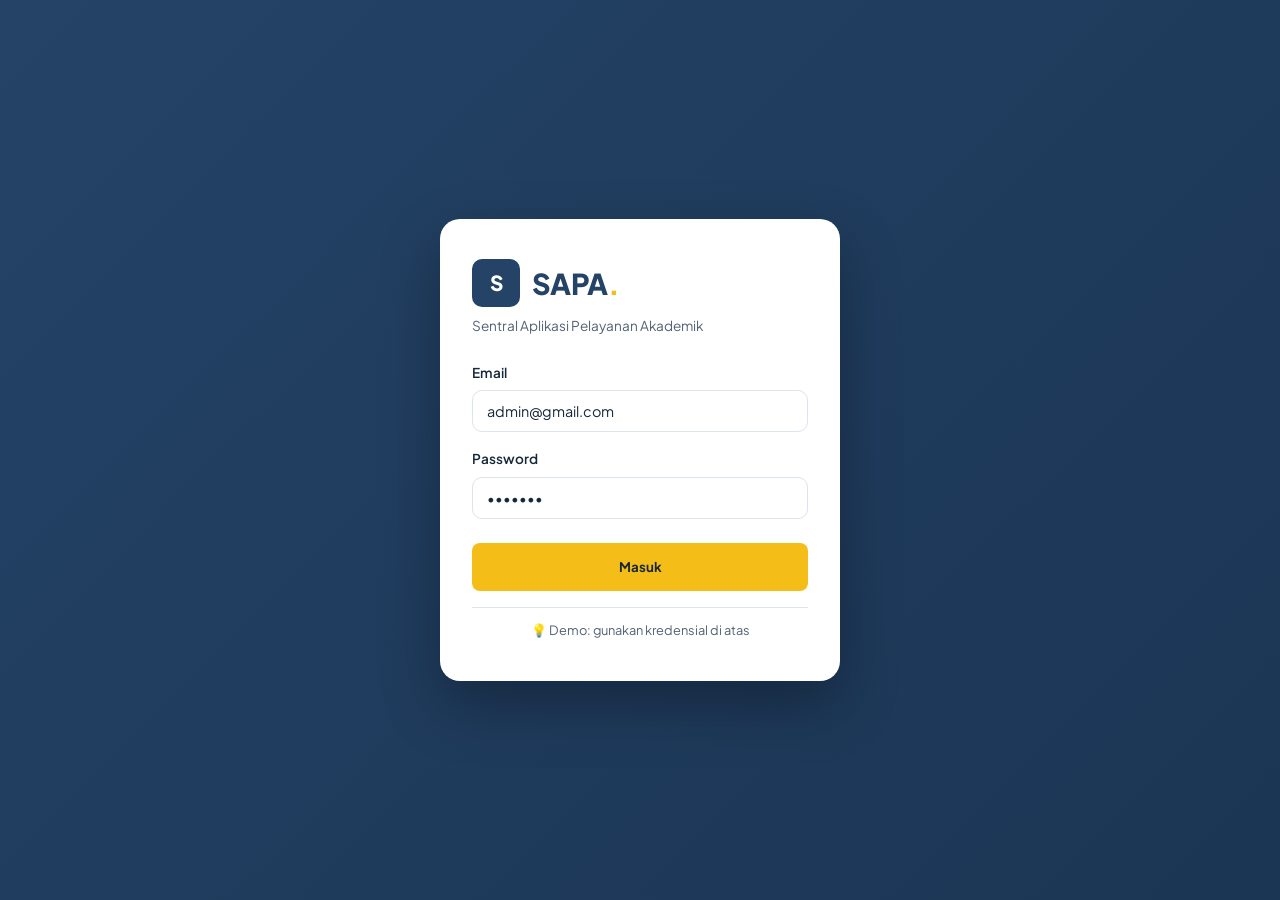
<file: profil.html>
<!DOCTYPE html>
<html lang="id">
<head>
  <meta charset="UTF-8">
  <meta name="viewport" content="width=device-width, initial-scale=1.0">
  <meta name="theme-color" content="#FFFFFF">
  <title>Profil Saya — SAPA</title>
  <link rel="preconnect" href="https://fonts.googleapis.com">
  <link href="https://fonts.googleapis.com/css2?family=Plus+Jakarta+Sans:wght@400;500;600;700;800&display=swap" rel="stylesheet">
  <link rel="stylesheet" href="css/style.css">
  <link rel="stylesheet" href="css/components.css">
  <link rel="stylesheet" href="css/pages.css">
  <link rel="stylesheet" href="css/refined.css">
  <link rel="manifest" href="manifest.json">
  <link rel="icon" type="image/png" href="logo.png" />
</head>
<body data-page="profil">
  <header class="navbar" id="navbar">
    <div class="container nav-inner">
      <a href="index.html" class="logo">
        <img src="logo.png" alt="SAPA Logo" />
        <span class="logo-text">SAPA<span class="logo-dot">.</span></span>
      </a>
      <nav class="nav-links" id="navLinks">
        <a href="index.html" class="nav-link">Beranda</a>
        <a href="layanan.html" class="nav-link">Layanan</a>
        <a href="index.html#info-section" class="nav-link">Informasi</a>
        <a href="index.html#market" class="nav-link">Marketplace</a>
      </nav>
      <div class="nav-actions">
        <button class="icon-btn search-toggle" aria-label="Cari">
          <svg width="20" height="20" viewBox="0 0 24 24" fill="none" stroke="currentColor" stroke-width="2"><circle cx="11" cy="11" r="8"/><path d="m21 21-4.35-4.35"/></svg>
        </button>
        <button class="theme-toggle" aria-label="Toggle tema">
          <svg class="icon-moon" viewBox="0 0 24 24" fill="none" stroke="currentColor" stroke-width="2"><path d="M21 12.79A9 9 0 1 1 11.21 3 7 7 0 0 0 21 12.79z"/></svg>
          <svg class="icon-sun" viewBox="0 0 24 24" fill="none" stroke="currentColor" stroke-width="2"><circle cx="12" cy="12" r="5"/><line x1="12" y1="1" x2="12" y2="3"/><line x1="12" y1="21" x2="12" y2="23"/><line x1="4.22" y1="4.22" x2="5.64" y2="5.64"/><line x1="18.36" y1="18.36" x2="19.78" y2="19.78"/><line x1="1" y1="12" x2="3" y2="12"/><line x1="21" y1="12" x2="23" y2="12"/><line x1="4.22" y1="19.78" x2="5.64" y2="18.36"/><line x1="18.36" y1="5.64" x2="19.78" y2="4.22"/></svg>
        </button>
        <button class="icon-btn notif-btn" aria-label="Notifikasi">
          <svg width="20" height="20" viewBox="0 0 24 24" fill="none" stroke="currentColor" stroke-width="2"><path d="M18 8A6 6 0 0 0 6 8c0 7-3 9-3 9h18s-3-2-3-9"/><path d="M13.73 21a2 2 0 0 1-3.46 0"/></svg>
          <span class="notif-dot"></span>
        </button>
        <a href="profil.html" class="avatar" aria-label="Menu profil">R</a>
      </div>
    </div>
  </header>

  <main class="page-section" id="mainContent" tabindex="-1">
    <div class="container">
      <div class="breadcrumb">
        <a href="index.html">Beranda</a>
        <span>›</span>
        <span>Profil</span>
      </div>
      <div id="pageContent"></div>
    </div>
  </main>

  <footer class="footer">
    <div class="footer-bottom container" style="padding:20px 0;border-top:none;">
      <span>© 2026 SAPA. Solusi Kampus dalam Satu Genggaman.</span>
    </div>
  </footer>

  <script src="js/data.js"></script>
  <script src="js/app.js"></script>
  <script src="js/enhance.js"></script>
  <script src="js/pages.js"></script>
</body>
</html>
</file>
<file: css/style.css>
/* ============ RESET & BASE ============ */
*, *::before, *::after { box-sizing: border-box; margin: 0; padding: 0; }

:root {
  --primary: #244367;
  --primary-600: #2E527C;
  --primary-700: #1B3554;
  --primary-50: #EEF2F7;
  --secondary: #FFC107;
  --secondary-600: #E6AC00;
  --secondary-50: #FFF8E1;
  --bg: #F4F6FA;
  --surface: #FFFFFF;
  --text: #1A2433;
  --text-muted: #64748B;
  --border: #E5EAF1;
  --success: #10B981;
  --danger: #EF4444;
  --radius-sm: 10px;
  --radius: 16px;
  --radius-lg: 24px;
  --shadow-sm: 0 1px 3px rgba(36,67,103,0.08);
  --shadow: 0 4px 16px rgba(36,67,103,0.08);
  --shadow-lg: 0 12px 40px rgba(36,67,103,0.14);
  --font: 'Plus Jakarta Sans', sans-serif;
}

html { scroll-behavior: smooth; }

body {
  font-family: var(--font);
  background: var(--bg);
  color: var(--text);
  line-height: 1.6;
  -webkit-font-smoothing: antialiased;
}

a { text-decoration: none; color: inherit; }
img { max-width: 100%; display: block; }
button { font-family: inherit; cursor: pointer; border: none; background: none; }
s { color: var(--text-muted); font-size: 0.85em; }

.container {
  width: min(1200px, 100% - 48px);
  margin-inline: auto;
}

/* ============ NAVBAR ============ */
.navbar {
  position: sticky;
  top: 0;
  z-index: 100;
  background: rgba(255,255,255,0.85);
  backdrop-filter: blur(16px);
  border-bottom: 1px solid var(--border);
}

.nav-inner {
  display: flex;
  align-items: center;
  justify-content: space-between;
  height: 72px;
}

.logo {
  display: flex;
  align-items: center;
  gap: 10px;
  font-weight: 800;
  font-size: 1.25rem;
}

.logo-mark {
  width: 36px;
  height: 36px;
  background: var(--primary);
  color: #fff;
  border-radius: 10px;
  display: grid;
  place-items: center;
  font-weight: 800;
}

.logo-dot { color: var(--secondary); }

.nav-links {
  display: flex;
  gap: 32px;
  align-items: center;
}

.nav-link {
  font-size: 0.925rem;
  font-weight: 500;
  color: var(--text-muted);
  transition: color 0.2s;
  position: relative;
}

.nav-link:hover, .nav-link.active { color: var(--primary); }

.nav-link.active::after {
  content: '';
  position: absolute;
  bottom: -6px;
  left: 0;
  width: 100%;
  height: 2px;
  background: var(--secondary);
  border-radius: 2px;
}

.nav-actions {
  display: flex;
  align-items: center;
  gap: 12px;
}

.icon-btn {
  width: 40px;
  height: 40px;
  border-radius: 50%;
  display: grid;
  place-items: center;
  color: var(--text-muted);
  transition: background 0.2s, color 0.2s;
  position: relative;
}

.icon-btn:hover { background: var(--primary-50); color: var(--primary); }

.notif-dot {
  position: absolute;
  top: 8px;
  right: 8px;
  width: 8px;
  height: 8px;
  background: var(--danger);
  border-radius: 50%;
  border: 2px solid #fff;
}

.avatar {
  width: 40px;
  height: 40px;
  border-radius: 50%;
  background: var(--primary);
  color: #fff;
  display: grid;
  place-items: center;
  font-weight: 700;
  font-size: 0.95rem;
}

.hamburger {
  display: none;
  flex-direction: column;
  gap: 5px;
  padding: 8px;
}

.hamburger span {
  width: 22px;
  height: 2px;
  background: var(--text);
  border-radius: 2px;
  transition: 0.3s;
}

/* ============ HERO ============ */
.hero { padding: 72px 0 48px; }

.hero-grid {
  display: grid;
  grid-template-columns: 1.1fr 0.9fr;
  gap: 64px;
  align-items: center;
}

.badge-pill {
  display: inline-block;
  background: var(--secondary-50);
  color: var(--secondary-600);
  font-size: 0.8rem;
  font-weight: 600;
  padding: 6px 16px;
  border-radius: 100px;
  margin-bottom: 20px;
}

.hero-title {
  font-size: clamp(2rem, 4.5vw, 3.2rem);
  font-weight: 800;
  line-height: 1.15;
  letter-spacing: -0.02em;
  margin-bottom: 20px;
}

.text-gradient {
  background: linear-gradient(135deg, var(--primary), var(--primary-600));
  -webkit-background-clip: text;
  -webkit-text-fill-color: transparent;
}

.hero-desc {
  color: var(--text-muted);
  font-size: 1.05rem;
  max-width: 52ch;
  margin-bottom: 28px;
}

.hero-search {
  position: relative;
  display: flex;
  align-items: center;
  background: var(--surface);
  border: 1.5px solid var(--border);
  border-radius: var(--radius);
  padding: 4px 6px 4px 16px;
  box-shadow: var(--shadow-sm);
  max-width: 520px;
}

.hero-search:focus-within {
  border-color: var(--primary);
  box-shadow: 0 0 0 4px rgba(36,67,103,0.08);
}

.search-icon { color: var(--text-muted); flex-shrink: 0; }

.hero-search input {
  flex: 1;
  border: none;
  outline: none;
  padding: 12px 12px;
  font-family: inherit;
  font-size: 0.95rem;
  background: transparent;
}

.search-kbd {
  font-size: 0.75rem;
  color: var(--text-muted);
  background: var(--bg);
  padding: 4px 8px;
  border-radius: 6px;
  border: 1px solid var(--border);
  margin-right: 6px;
}

.search-suggestions {
  position: absolute;
  top: calc(100% + 8px);
  left: 0;
  right: 0;
  background: var(--surface);
  border-radius: var(--radius-sm);
  box-shadow: var(--shadow-lg);
  padding: 8px;
  display: none;
  z-index: 20;
}

.search-suggestions.active { display: block; }

.search-suggestions a {
  display: block;
  padding: 10px 12px;
  border-radius: 8px;
  font-size: 0.9rem;
  transition: background 0.15s;
}

.search-suggestions a:hover { background: var(--primary-50); }

.hero-tags {
  display: flex;
  flex-wrap: wrap;
  align-items: center;
  gap: 8px;
  margin-top: 16px;
  font-size: 0.85rem;
  color: var(--text-muted);
}

.hero-tags a {
  background: var(--surface);
  border: 1px solid var(--border);
  padding: 4px 12px;
  border-radius: 100px;
  font-weight: 500;
  transition: 0.2s;
}

.hero-tags a:hover {
  background: var(--primary);
  color: #fff;
  border-color: var(--primary);
}

/* Student Card */
.student-card {
  background: var(--surface);
  border-radius: var(--radius-lg);
  padding: 24px;
  box-shadow: var(--shadow-lg);
  border: 1px solid var(--border);
}

.student-card-header {
  display: flex;
  align-items: center;
  gap: 12px;
  margin-bottom: 20px;
}

.student-avatar {
  width: 48px;
  height: 48px;
  border-radius: 14px;
  background: linear-gradient(135deg, var(--primary), var(--primary-600));
  color: #fff;
  display: grid;
  place-items: center;
  font-weight: 800;
  font-size: 1.1rem;
}

.student-card-header strong { display: block; font-size: 0.95rem; }
.student-card-header span { font-size: 0.8rem; color: var(--text-muted); }

.status-badge {
  margin-left: auto;
  background: #E8F5E9;
  color: #2E7D32;
  font-size: 0.72rem;
  font-weight: 600;
  padding: 4px 10px;
  border-radius: 100px;
}

.student-stats {
  display: grid;
  grid-template-columns: 1fr 1fr;
  gap: 12px;
  margin-bottom: 20px;
}

.mini-stat {
  background: var(--bg);
  border-radius: var(--radius-sm);
  padding: 14px;
}

.mini-stat-label { font-size: 0.75rem; color: var(--text-muted); display: block; }
.mini-stat-value { font-size: 1.25rem; font-weight: 800; color: var(--primary); }

.student-notifs { display: flex; flex-direction: column; gap: 8px; margin-bottom: 20px; }

.notif-item {
  font-size: 0.82rem;
  padding: 10px 12px;
  border-radius: 10px;
  display: flex;
  align-items: center;
  gap: 8px;
}

.notif-item.success { background: #E8F5E9; color: #2E7D32; }
.notif-item.warning { background: #FFF8E1; color: #B45309; }

.next-class {
  border-top: 1px solid var(--border);
  padding-top: 16px;
  font-size: 0.82rem;
}

.next-class span { color: var(--text-muted); display: block; }
.next-class strong { color: var(--primary); }

/* ============ STATS BAR ============ */
.stats-bar { padding: 32px 0; }

.stats-grid {
  display: grid;
  grid-template-columns: repeat(4, 1fr);
  gap: 24px;
  background: var(--surface);
  border-radius: var(--radius-lg);
  padding: 32px;
  box-shadow: var(--shadow);
  border: 1px solid var(--border);
}

.stat-item { text-align: center; }

.stat-number {
  display: block;
  font-size: 1.75rem;
  font-weight: 800;
  color: var(--primary);
}

.stat-label { font-size: 0.82rem; color: var(--text-muted); }

/* ============ SECTION ============ */
.section { padding: 64px 0; }
.section-alt { background: var(--surface); }

.section-head {
  display: flex;
  justify-content: space-between;
  align-items: flex-end;
  gap: 24px;
  margin-bottom: 36px;
}

.section-eyebrow {
  font-size: 0.8rem;
  font-weight: 700;
  text-transform: uppercase;
  letter-spacing: 0.08em;
  color: var(--secondary-600);
  display: block;
  margin-bottom: 6px;
}

.section-title {
  font-size: clamp(1.5rem, 2.5vw, 2rem);
  font-weight: 800;
  letter-spacing: -0.01em;
}

.link-arrow {
  font-size: 0.9rem;
  font-weight: 600;
  color: var(--primary);
  white-space: nowrap;
  transition: gap 0.2s;
}

.link-arrow:hover { color: var(--secondary-600); }

/* ============ SERVICES GRID ============ */
.services-grid {
  display: grid;
  grid-template-columns: repeat(3, 1fr);
  gap: 20px;
}

.service-card {
  background: var(--surface);
  border: 1px solid var(--border);
  border-radius: var(--radius);
  padding: 28px 24px;
  position: relative;
  transition: transform 0.25s, box-shadow 0.25s, border-color 0.25s;
}

.service-card:hover {
  transform: translateY(-4px);
  box-shadow: var(--shadow-lg);
  border-color: transparent;
}

.service-icon {
  width: 52px;
  height: 52px;
  border-radius: 14px;
  display: grid;
  place-items: center;
  font-size: 1.4rem;
  margin-bottom: 16px;
}

.service-card h3 { font-size: 1.05rem; font-weight: 700; margin-bottom: 8px; }
.service-card p { font-size: 0.875rem; color: var(--text-muted); margin-bottom: 16px; }

.service-arrow {
  position: absolute;
  bottom: 24px;
  right: 24px;
  font-size: 1.1rem;
  color: var(--primary);
  opacity: 0;
  transform: translateX(-6px);
  transition: 0.25s;
}

.service-card:hover .service-arrow { opacity: 1; transform: translateX(0); }

/* Detailed service cards (halaman layanan) */
.services-grid-full { grid-template-columns: repeat(2, 1fr); }

.service-card-detailed {
  display: flex;
  gap: 20px;
  align-items: flex-start;
}

.service-card-detailed .service-icon { flex-shrink: 0; }

.service-body { flex: 1; }

.btn-sm {
  padding: 8px 18px;
  font-size: 0.82rem;
  border-radius: 10px;
}

/* ============ NEWS ============ */
.news-grid {
  display: grid;
  grid-template-columns: 1.2fr 0.8fr;
  gap: 32px;
}

.news-featured {
  background: var(--bg);
  border-radius: var(--radius-lg);
  padding: 32px;
  display: flex;
  flex-direction: column;
  gap: 12px;
}

.news-tag {
  display: inline-block;
  background: var(--secondary-50);
  color: var(--secondary-600);
  font-size: 0.72rem;
  font-weight: 700;
  padding: 4px 12px;
  border-radius: 100px;
  width: fit-content;
}

.news-featured h3 { font-size: 1.3rem; font-weight: 700; line-height: 1.35; }
.news-featured p { font-size: 0.9rem; color: var(--text-muted); }
.news-date { font-size: 0.8rem; color: var(--text-muted); margin-top: auto; }

.news-list { display: flex; flex-direction: column; gap: 4px; }

.news-item {
  padding: 16px 0;
  border-bottom: 1px solid var(--border);
  display: flex;
  flex-direction: column;
  gap: 4px;
  transition: padding-left 0.2s;
}

.news-item:hover { padding-left: 8px; }
.news-item:last-child { border-bottom: none; }

.news-item-date { font-size: 0.75rem; color: var(--text-muted); }
.news-item h4 { font-size: 0.92rem; font-weight: 600; line-height: 1.4; }

/* ============ PRODUCTS ============ */
.product-grid {
  display: grid;
  grid-template-columns: repeat(4, 1fr);
  gap: 20px;
}

.product-card {
  background: var(--surface);
  border: 1px solid var(--border);
  border-radius: var(--radius);
  padding: 16px;
  transition: transform 0.25s, box-shadow 0.25s;
}

.product-card:hover { transform: translateY(-4px); box-shadow: var(--shadow-lg); }

.product-img {
  aspect-ratio: 4/3;
  border-radius: 12px;
  display: grid;
  place-items: center;
  font-size: 2.5rem;
  margin-bottom: 14px;
}

.product-cat {
  font-size: 0.72rem;
  font-weight: 600;
  color: var(--secondary-600);
  text-transform: uppercase;
  letter-spacing: 0.05em;
}

.product-card h4 { font-size: 0.92rem; font-weight: 700; margin: 4px 0 8px; }

.product-price { display: flex; align-items: baseline; gap: 8px; margin-bottom: 12px; }
.product-price strong { font-size: 1rem; color: var(--primary); }
.product-price s { font-size: 0.78rem; }

.btn-add {
  width: 100%;
  padding: 10px;
  border-radius: 10px;
  background: var(--primary-50);
  color: var(--primary);
  font-weight: 600;
  font-size: 0.82rem;
  transition: 0.2s;
}

.btn-add:hover { background: var(--primary); color: #fff; }

/* ============ CTA ============ */
.cta-box {
  background: linear-gradient(135deg, var(--primary), var(--primary-700));
  border-radius: var(--radius-lg);
  padding: 48px;
  display: flex;
  align-items: center;
  justify-content: space-between;
  gap: 32px;
  color: #fff;
}

.cta-box h2 { font-size: 1.5rem; font-weight: 800; margin-bottom: 6px; }
.cta-box p { font-size: 0.9rem; opacity: 0.85; }

.btn-primary {
  display: inline-flex;
  align-items: center;
  justify-content: center;
  gap: 8px;
  background: var(--secondary);
  color: var(--primary-700);
  font-weight: 700;
  padding: 14px 28px;
  border-radius: 12px;
  transition: 0.2s;
  white-space: nowrap;
}

.btn-primary:hover { background: var(--secondary-600); transform: translateY(-2px); }

/* ============ FOOTER ============ */
.footer {
  background: var(--primary-700);
  color: #fff;
  padding-top: 64px;
}

.footer-grid {
  display: grid;
  grid-template-columns: 1.5fr 1fr 1fr 1fr;
  gap: 40px;
  padding-bottom: 48px;
}

.footer-brand p { font-size: 0.85rem; opacity: 0.7; margin-top: 12px; max-width: 32ch; }

.footer-col h4 { font-size: 0.85rem; font-weight: 700; margin-bottom: 16px; }
.footer-col a, .footer-col span {
  display: block;
  font-size: 0.85rem;
  opacity: 0.75;
  margin-bottom: 10px;
  transition: opacity 0.2s;
}
.footer-col a:hover { opacity: 1; }

.footer-bottom {
  border-top: 1px solid rgba(255,255,255,0.1);
  padding: 20px 0;
  font-size: 0.8rem;
  opacity: 0.6;
}

/* ============ FLOATING HELP ============ */
.floating-help {
  position: fixed;
  bottom: 24px;
  right: 24px;
  width: 56px;
  height: 56px;
  border-radius: 50%;
  background: var(--secondary);
  color: var(--primary-700);
  display: grid;
  place-items: center;
  box-shadow: var(--shadow-lg);
  z-index: 90;
  transition: transform 0.2s;
}

.floating-help:hover { transform: scale(1.08); }

/* ============ PAGE HEADER ============ */
.page-header {
  padding: 56px 0 40px;
  background: var(--surface);
  border-bottom: 1px solid var(--border);
}

.page-title {
  font-size: clamp(1.8rem, 3.5vw, 2.5rem);
  font-weight: 800;
  margin-bottom: 8px;
}

.page-subtitle { color: var(--text-muted); font-size: 1rem; }

/* ============ MOBILE NAV ============ */
.mobile-nav { display: none; }

/* ============ RESPONSIVE ============ */
@media (max-width: 1024px) {
  .hero-grid { grid-template-columns: 1fr; gap: 40px; }
  .hero-visual { order: -1; max-width: 420px; }
  .services-grid { grid-template-columns: repeat(2, 1fr); }
  .product-grid { grid-template-columns: repeat(2, 1fr); }
  .footer-grid { grid-template-columns: repeat(2, 1fr); }
  .news-grid { grid-template-columns: 1fr; }
  .stats-grid { grid-template-columns: repeat(2, 1fr); }
  .services-grid-full { grid-template-columns: 1fr; }
}

@media (max-width: 768px) {
  .container { width: calc(100% - 32px); }

  .nav-links { display: none; }
  .hamburger { display: flex; }

  .hero { padding: 48px 0 32px; }
  .hero-title { font-size: 1.9rem; }

  .services-grid { grid-template-columns: 1fr; }
  .product-grid { grid-template-columns: repeat(2, 1fr); }
  .section { padding: 48px 0; }
  .section-head { flex-direction: column; align-items: flex-start; gap: 12px; }

  .cta-box { flex-direction: column; text-align: center; padding: 32px 24px; }

  .footer-grid { grid-template-columns: 1fr; gap: 32px; }

  .mobile-nav {
    display: flex;
    position: fixed;
    bottom: 0;
    left: 0;
    right: 0;
    background: var(--surface);
    border-top: 1px solid var(--border);
    padding: 8px 0;
    z-index: 100;
    justify-content: space-around;
    backdrop-filter: blur(12px);
    background: rgba(255,255,255,0.92);
  }

  .mobile-nav-link {
    display: flex;
    flex-direction: column;
    align-items: center;
    gap: 2px;
    font-size: 0.65rem;
    font-weight: 600;
    color: var(--text-muted);
    padding: 4px 12px;
    border-radius: 10px;
    transition: color 0.2s;
  }

  .mobile-nav-link.active { color: var(--primary); }

  .floating-help { bottom: 80px; right: 16px; width: 48px; height: 48px; }

  .page-header { padding: 40px 0 32px; }
}

@media (max-width: 480px) {
  .product-grid { grid-template-columns: 1fr; }
  .stats-grid { grid-template-columns: 1fr; gap: 16px; }
  .student-stats { grid-template-columns: 1fr; }
}

/* ============================================================
   DARK MODE
   ============================================================ */
[data-theme="dark"] {
  --bg: #0F172A;
  --surface: #1E293B;
  --text: #F1F5F9;
  --text-muted: #94A3B8;
  --border: #334155;
  --primary-50: #1E3A5F;
  --primary: #60A5FA;
  --primary-600: #3B82F6;
  --primary-700: #1E40AF;
  --secondary: #FBBF24;
  --secondary-600: #F59E0B;
  --secondary-50: #422006;
  --shadow-sm: 0 1px 3px rgba(0,0,0,0.3);
  --shadow: 0 4px 16px rgba(0,0,0,0.3);
  --shadow-lg: 0 12px 40px rgba(0,0,0,0.5);
}

[data-theme="dark"] .navbar {
  background: rgba(15, 23, 42, 0.85);
}

[data-theme="dark"] .login-screen {
  background: linear-gradient(135deg, #0F172A, #1E3A5F);
}

[data-theme="dark"] .product-img,
[data-theme="dark"] .cart-item-img {
  filter: brightness(0.9);
}

[data-theme="dark"] .footer {
  background: #020617;
}

[data-theme="dark"] .toast {
  background: #1E293B;
  color: #F1F5F9;
}

/* Reduced motion */
@media (prefers-reduced-motion: reduce) {
  *, *::before, *::after {
    animation-duration: 0.01ms !important;
    animation-iteration-count: 1 !important;
    transition-duration: 0.01ms !important;
    scroll-behavior: auto !important;
  }
}

/* Skip link */
.skip-link {
  position: absolute;
  top: -40px;
  left: 8px;
  background: var(--primary);
  color: #fff;
  padding: 8px 16px;
  border-radius: 8px;
  z-index: 100000;
  font-weight: 600;
  transition: top 0.2s;
}
.skip-link:focus { top: 8px; }

/* ============================================================
   PRINT
   ============================================================ */
@media print {
  .navbar, .footer, .floating-help, .mobile-nav,
  .toast-container, .modal-footer, .drawer-header button,
  .notif-btn, .icon-btn, .skip-link { display: none !important; }

  .modal-backdrop {
    position: static !important;
    background: none !important;
    padding: 0 !important;
  }
  .modal {
    box-shadow: none !important;
    max-height: none !important;
    transform: none !important;
  }
  body { background: #fff !important; color: #000 !important; }
  .data-table { font-size: 11pt; }
  .data-table th, .data-table td { border-color: #ccc !important; }
}

.logo {
  display: flex;
  align-items: center;
  text-decoration: none;
}

.logo img {
  height: 48px; 
  width: auto;
  object-fit: contain;
  transition: transform 0.2s ease;
  border-radius: 16px;
}

.logo img:hover {
  transform: scale(1.05);
}

.footer-brand .logo img {
  height: 56px;
  border-radius: 16px;
}
</file>
<file: css/components.css>
/* ============ TOAST ============ */
.toast-container {
  position: fixed;
  top: 88px;
  right: 24px;
  z-index: 10000;
  display: flex;
  flex-direction: column;
  gap: 10px;
  pointer-events: none;
}

.toast {
  display: flex;
  align-items: center;
  gap: 10px;
  background: var(--surface);
  padding: 14px 18px;
  border-radius: 12px;
  box-shadow: 0 8px 30px rgba(0,0,0,0.15);
  font-size: 0.9rem;
  font-weight: 500;
  min-width: 260px;
  max-width: 400px;
  opacity: 0;
  transform: translateX(20px);
  transition: all 0.3s;
  pointer-events: auto;
  border-left: 4px solid var(--primary);
}

.toast.show { opacity: 1; transform: translateX(0); }
.toast-success { border-left-color: #10B981; }
.toast-error { border-left-color: #EF4444; }
.toast-warning { border-left-color: #F59E0B; }
.toast-info { border-left-color: #3B82F6; }

.toast-icon {
  width: 24px;
  height: 24px;
  border-radius: 50%;
  display: grid;
  place-items: center;
  font-weight: 700;
  font-size: 0.75rem;
  flex-shrink: 0;
}

.toast-success .toast-icon { background: #D1FAE5; color: #059669; }
.toast-error .toast-icon { background: #FEE2E2; color: #DC2626; }
.toast-warning .toast-icon { background: #FEF3C7; color: #D97706; }
.toast-info .toast-icon { background: #DBEAFE; color: #2563EB; }

/* ============ MODAL ============ */
.modal-backdrop {
  position: fixed;
  inset: 0;
  background: rgba(15, 23, 42, 0.6);
  backdrop-filter: blur(4px);
  z-index: 9999;
  display: grid;
  place-items: center;
  padding: 20px;
  opacity: 0;
  transition: opacity 0.25s;
}

.modal-backdrop.show { opacity: 1; }

.modal {
  background: var(--surface);
  border-radius: 20px;
  width: 100%;
  max-width: 560px;
  max-height: 90vh;
  display: flex;
  flex-direction: column;
  box-shadow: 0 24px 60px rgba(0,0,0,0.25);
  transform: scale(0.95);
  transition: transform 0.25s;
}

.modal-backdrop.show .modal { transform: scale(1); }
.modal-sm { max-width: 400px; }
.modal-lg { max-width: 900px; }
.modal-md { max-width: 640px; }

.modal-header {
  display: flex;
  align-items: center;
  justify-content: space-between;
  padding: 20px 24px;
  border-bottom: 1px solid var(--border);
}

.modal-header h3 {
  font-size: 1.15rem;
  font-weight: 800;
  color: var(--primary);
}

.modal-close {
  width: 32px;
  height: 32px;
  border-radius: 8px;
  font-size: 1rem;
  color: var(--text-muted);
  transition: 0.2s;
}

.modal-close:hover { background: var(--bg); color: var(--text); }

.modal-body {
  padding: 24px;
  overflow-y: auto;
  flex: 1;
}

.modal-footer {
  padding: 16px 24px;
  border-top: 1px solid var(--border);
  display: flex;
  justify-content: flex-end;
  gap: 10px;
}

/* ============ DRAWER ============ */
.drawer-backdrop {
  position: fixed;
  inset: 0;
  background: rgba(15, 23, 42, 0.5);
  z-index: 9999;
  opacity: 0;
  transition: opacity 0.25s;
}

.drawer-backdrop.show { opacity: 1; }

.drawer {
  position: fixed;
  top: 0;
  bottom: 0;
  right: 0;
  width: min(420px, 100%);
  background: var(--surface);
  display: flex;
  flex-direction: column;
  transform: translateX(100%);
  transition: transform 0.3s;
}

.drawer-backdrop.show .drawer { transform: translateX(0); }

.drawer-left { right: auto; left: 0; transform: translateX(-100%); }
.drawer-backdrop.show .drawer-left { transform: translateX(0); }

.drawer-header {
  padding: 20px 24px;
  border-bottom: 1px solid var(--border);
  display: flex;
  align-items: center;
  justify-content: space-between;
}

.drawer-header h3 { font-size: 1.1rem; font-weight: 800; color: var(--primary); }

.drawer-body {
  flex: 1;
  overflow-y: auto;
  padding: 20px 24px;
}

/* ============ FORMS ============ */
.form-group {
  margin-bottom: 16px;
}

.form-group label {
  display: block;
  font-size: 0.85rem;
  font-weight: 600;
  margin-bottom: 6px;
  color: var(--text);
}

.form-input, .form-select, .form-textarea {
  width: 100%;
  padding: 11px 14px;
  border: 1.5px solid var(--border);
  border-radius: 10px;
  font-family: inherit;
  font-size: 0.9rem;
  background: var(--surface);
  color: var(--text);
  transition: 0.2s;
}

.form-input:focus, .form-select:focus, .form-textarea:focus {
  outline: none;
  border-color: var(--primary);
  box-shadow: 0 0 0 4px rgba(36,67,103,0.08);
}

.form-textarea { resize: vertical; min-height: 80px; }
.form-row { display: grid; grid-template-columns: 1fr 1fr; gap: 12px; }

/* ============ BADGES ============ */
.badge {
  display: inline-flex;
  align-items: center;
  padding: 4px 10px;
  border-radius: 100px;
  font-size: 0.72rem;
  font-weight: 600;
  white-space: nowrap;
}

.badge-success { background: #D1FAE5; color: #059669; }
.badge-warning { background: #FEF3C7; color: #D97706; }
.badge-danger { background: #FEE2E2; color: #DC2626; }
.badge-info { background: #DBEAFE; color: #2563EB; }

/* ============ BUTTONS ============ */
.btn-ghost {
  display: inline-flex;
  align-items: center;
  justify-content: center;
  gap: 6px;
  padding: 10px 20px;
  background: transparent;
  color: var(--text-muted);
  font-weight: 600;
  font-size: 0.85rem;
  border-radius: 10px;
  border: 1.5px solid var(--border);
  transition: 0.2s;
}

.btn-ghost:hover { background: var(--bg); color: var(--text); }

.btn-primary:disabled, .btn-add:disabled, button:disabled {
  opacity: 0.5;
  cursor: not-allowed;
}

/* ============ LOGIN ============ */
.login-screen {
  position: fixed;
  inset: 0;
  z-index: 10001;
  background: linear-gradient(135deg, var(--primary), var(--primary-700));
  display: grid;
  place-items: center;
  padding: 24px;
}

.login-card {
  background: var(--surface);
  padding: 40px 32px;
  border-radius: 20px;
  width: 100%;
  max-width: 400px;
  box-shadow: 0 24px 60px rgba(0,0,0,0.3);
}

.login-brand {
  display: flex;
  align-items: center;
  gap: 12px;
  margin-bottom: 8px;
}

.login-brand h1 {
  font-size: 1.8rem;
  font-weight: 800;
  color: var(--primary);
  letter-spacing: -0.02em;
}

.login-sub {
  color: var(--text-muted);
  font-size: 0.85rem;
  margin-bottom: 24px;
}

.login-form { margin-bottom: 16px; }

.login-form .btn-primary {
  margin-top: 8px;
}

.login-hint {
  text-align: center;
  font-size: 0.8rem;
  color: var(--text-muted);
  padding-top: 12px;
  border-top: 1px solid var(--border);
}

/* ============ KRS ============ */
.krs-header {
  background: var(--bg);
  border-radius: 14px;
  padding: 16px;
  margin-bottom: 20px;
}

.krs-info { display: flex; align-items: center; justify-content: space-between; }
.krs-sks { display: flex; align-items: baseline; gap: 4px; }
.krs-sks-value { font-size: 1.8rem; font-weight: 800; color: var(--primary); }
.krs-sks-label { font-size: 0.85rem; color: var(--text-muted); }

.krs-tabs { display: flex; gap: 8px; margin-bottom: 16px; }

.krs-tab {
  padding: 8px 16px;
  border-radius: 100px;
  font-size: 0.85rem;
  font-weight: 600;
  background: var(--bg);
  color: var(--text-muted);
  transition: 0.2s;
}

.krs-tab.active { background: var(--primary); color: #fff; }

.krs-list { display: flex; flex-direction: column; gap: 10px; }

.krs-item {
  display: flex;
  align-items: flex-start;
  gap: 12px;
  padding: 14px;
  border: 1.5px solid var(--border);
  border-radius: 12px;
  cursor: pointer;
  transition: 0.2s;
}

.krs-item:hover { border-color: var(--primary); background: var(--primary-50); }
.krs-item.selected { border-color: #10B981; background: #F0FDF4; }
.krs-item.disabled { opacity: 0.6; cursor: not-allowed; }

.krs-item input[type="checkbox"] {
  width: 18px;
  height: 18px;
  accent-color: var(--primary);
  margin-top: 2px;
  flex-shrink: 0;
}

.krs-item-info { flex: 1; display: flex; flex-direction: column; gap: 2px; }
.krs-item-info strong { font-size: 0.92rem; }
.krs-meta { font-size: 0.78rem; color: var(--text-muted); }

/* ============ KHS ============ */
.khs-summary {
  display: grid;
  grid-template-columns: repeat(3, 1fr);
  gap: 12px;
  margin-bottom: 20px;
}

.khs-stat {
  background: var(--bg);
  padding: 14px;
  border-radius: 12px;
  text-align: center;
}

.khs-stat span { display: block; font-size: 0.75rem; color: var(--text-muted); margin-bottom: 4px; }
.khs-stat strong { font-size: 1.3rem; color: var(--primary); font-weight: 800; }

.khs-semester {
  border: 1px solid var(--border);
  border-radius: 12px;
  margin-bottom: 10px;
  overflow: hidden;
}

.khs-semester summary {
  padding: 14px 16px;
  cursor: pointer;
  display: flex;
  justify-content: space-between;
  align-items: center;
  background: var(--bg);
  font-size: 0.9rem;
  font-weight: 600;
  list-style: none;
}

.khs-semester summary::-webkit-details-marker { display: none; }
.khs-semester[open] summary { border-bottom: 1px solid var(--border); }
.khs-summary-meta { font-size: 0.78rem; color: var(--text-muted); margin-left: 8px; font-weight: 400; }
.khs-chevron { transition: transform 0.2s; }
.khs-semester[open] .khs-chevron { transform: rotate(180deg); }

/* ============ DATA TABLE ============ */
.data-table {
  width: 100%;
  border-collapse: collapse;
  font-size: 0.85rem;
}

.data-table thead {
  background: var(--bg);
}

.data-table th, .data-table td {
  padding: 10px 12px;
  text-align: left;
  border-bottom: 1px solid var(--border);
}

.data-table th { font-weight: 600; color: var(--text-muted); font-size: 0.75rem; text-transform: uppercase; letter-spacing: 0.05em; }
.data-table tbody tr:last-child td { border-bottom: none; }
.data-table tbody tr:hover { background: var(--bg); }

/* ============ JADWAL ============ */
.jadwal-grid {
  display: grid;
  grid-template-columns: repeat(5, 1fr);
  gap: 10px;
}

.jadwal-col { min-width: 0; }

.jadwal-day {
  background: var(--primary);
  color: #fff;
  text-align: center;
  padding: 8px;
  border-radius: 8px;
  font-size: 0.8rem;
  font-weight: 700;
  margin-bottom: 8px;
}

.jadwal-card {
  background: var(--surface);
  border: 1px solid var(--border);
  border-radius: 10px;
  padding: 10px;
  margin-bottom: 8px;
  display: flex;
  flex-direction: column;
  gap: 4px;
  font-size: 0.78rem;
}

.jadwal-card strong { font-size: 0.82rem; }
.jadwal-time { font-size: 0.72rem; font-weight: 700; color: var(--primary); }
.jadwal-meta { font-size: 0.72rem; color: var(--text-muted); }
.jadwal-empty { font-size: 0.78rem; color: var(--text-muted); text-align: center; padding: 12px; }

/* ============ BEASISWA ============ */
.applied-section {
  background: #F0FDF4;
  padding: 14px;
  border-radius: 12px;
  border: 1px solid #BBF7D0;
  margin-bottom: 12px;
}

.applied-section h4 { font-size: 0.9rem; margin-bottom: 10px; }
.applied-item {
  display: flex;
  justify-content: space-between;
  align-items: center;
  padding: 8px 0;
  border-bottom: 1px dashed #BBF7D0;
}
.applied-item:last-child { border-bottom: none; }
.applied-date { font-size: 0.75rem; color: var(--text-muted); display: block; }

.beasiswa-list { display: flex; flex-direction: column; gap: 12px; }

.beasiswa-card {
  border: 1px solid var(--border);
  border-radius: 12px;
  padding: 16px;
}

.beasiswa-header {
  display: flex;
  justify-content: space-between;
  align-items: flex-start;
  gap: 12px;
  margin-bottom: 8px;
}

.beasiswa-header h4 { font-size: 0.95rem; }
.beasiswa-penyelenggara { font-size: 0.78rem; color: var(--text-muted); }
.beasiswa-desc { font-size: 0.82rem; color: var(--text-muted); margin-bottom: 10px; }

.beasiswa-meta {
  display: flex;
  flex-wrap: wrap;
  gap: 12px;
  font-size: 0.75rem;
  color: var(--text-muted);
  margin-bottom: 10px;
}

.beasiswa-syarat {
  font-size: 0.8rem;
  margin-bottom: 12px;
}
.beasiswa-syarat summary {
  cursor: pointer;
  color: var(--primary);
  font-weight: 600;
  padding: 6px 0;
}
.beasiswa-syarat ul {
  padding-left: 20px;
  margin-top: 6px;
  color: var(--text-muted);
  line-height: 1.7;
}

/* ============ SURAT ============ */
.surat-history {
  margin-top: 20px;
  padding-top: 20px;
  border-top: 1px solid var(--border);
}

.surat-history h4 { font-size: 0.9rem; margin-bottom: 12px; }

.surat-item {
  display: flex;
  justify-content: space-between;
  align-items: flex-start;
  padding: 12px;
  border: 1px solid var(--border);
  border-radius: 10px;
  margin-bottom: 8px;
  gap: 12px;
}

.surat-keperluan { font-size: 0.8rem; color: var(--text-muted); margin: 4px 0; }
.surat-date { font-size: 0.72rem; color: var(--text-muted); }

/* ============ PERPUSTAKAAN ============ */
.borrowed-section {
  background: #FEF3C7;
  padding: 14px;
  border-radius: 12px;
  border: 1px solid #FDE68A;
  margin-bottom: 12px;
}

.borrowed-section h4 { font-size: 0.9rem; margin-bottom: 10px; }

.borrowed-item {
  display: flex;
  justify-content: space-between;
  align-items: center;
  padding: 8px 0;
  border-bottom: 1px dashed #FDE68A;
  gap: 12px;
}
.borrowed-item:last-child { border-bottom: none; }

.book-list { display: flex; flex-direction: column; gap: 10px; }

.book-item {
  display: flex;
  align-items: center;
  gap: 12px;
  padding: 12px;
  border: 1px solid var(--border);
  border-radius: 12px;
}

.book-emoji { font-size: 1.5rem; flex-shrink: 0; }
.book-info { flex: 1; display: flex; flex-direction: column; gap: 2px; }
.book-info strong { font-size: 0.9rem; }
.book-meta { font-size: 0.75rem; color: var(--text-muted); }

/* ============ UKT ============ */
.ukt-card { padding: 8px; }
.ukt-header { display: flex; justify-content: space-between; align-items: center; margin-bottom: 16px; }
.ukt-amount { font-size: 2rem; font-weight: 800; color: var(--primary); margin-bottom: 20px; }
.ukt-detail { display: grid; gap: 10px; padding: 16px; background: var(--bg); border-radius: 12px; }
.ukt-detail div { display: flex; justify-content: space-between; font-size: 0.85rem; }
.ukt-detail div span { color: var(--text-muted); }

/* ============ CART ============ */
.cart-list { display: flex; flex-direction: column; gap: 12px; }

.cart-item {
  display: flex;
  align-items: center;
  gap: 12px;
  padding: 10px;
  border: 1px solid var(--border);
  border-radius: 12px;
}

.cart-item-img {
  width: 48px; height: 48px;
  border-radius: 10px;
  display: grid;
  place-items: center;
  font-size: 1.4rem;
  flex-shrink: 0;
}

.cart-item-info { flex: 1; display: flex; flex-direction: column; gap: 2px; }
.cart-item-info strong { font-size: 0.85rem; }
.cart-item-info span { font-size: 0.78rem; color: var(--text-muted); }

.cart-item-qty {
  display: flex;
  align-items: center;
  gap: 6px;
}

.cart-item-qty button {
  width: 26px; height: 26px;
  border-radius: 6px;
  background: var(--bg);
  font-weight: 700;
  font-size: 0.9rem;
}
.cart-item-qty button:hover { background: var(--primary); color: #fff; }
.cart-item-qty span { min-width: 20px; text-align: center; font-weight: 600; font-size: 0.85rem; }

.cart-remove {
  color: var(--text-muted);
  padding: 4px 8px;
  border-radius: 6px;
}
.cart-remove:hover { background: #FEE2E2; color: #DC2626; }

.cart-total {
  display: flex;
  justify-content: space-between;
  align-items: center;
  padding: 16px 0;
  border-top: 2px solid var(--border);
  margin-top: 16px;
  font-size: 1rem;
}
.cart-total strong { font-size: 1.2rem; color: var(--primary); }

.cart-checkout { padding-top: 8px; }

/* ============ NOTIF PANEL ============ */
.notif-panel-actions { text-align: right; margin-bottom: 12px; }
.notif-list { display: flex; flex-direction: column; gap: 4px; }

.notif-row {
  display: flex;
  gap: 12px;
  padding: 12px;
  border-radius: 10px;
  cursor: pointer;
  transition: background 0.15s;
}
.notif-row:hover { background: var(--bg); }
.notif-row.unread { background: var(--primary-50); }

.notif-dot-icon {
  width: 10px;
  height: 10px;
  border-radius: 50%;
  background: var(--primary);
  flex-shrink: 0;
  margin-top: 6px;
}

.notif-success { background: #10B981; }
.notif-warning { background: #F59E0B; }
.notif-info { background: #3B82F6; }

.notif-content { flex: 1; }
.notif-content strong { font-size: 0.85rem; display: block; margin-bottom: 2px; }
.notif-content p { font-size: 0.8rem; color: var(--text-muted); margin-bottom: 4px; }
.notif-time { font-size: 0.72rem; color: var(--text-muted); }

/* ============ EMPTY STATE ============ */
.empty-state {
  text-align: center;
  padding: 32px 16px;
  color: var(--text-muted);
}
.empty-icon { font-size: 2.5rem; margin-bottom: 8px; opacity: 0.6; }
.empty-state p { font-size: 0.85rem; }

/* ============ SEARCH ============ */
.search-empty {
  padding: 16px;
  text-align: center;
  font-size: 0.85rem;
  color: var(--text-muted);
}

.search-item {
  display: flex;
  gap: 10px;
  align-items: center;
  padding: 10px 12px;
  border-radius: 8px;
  font-size: 0.85rem;
  transition: background 0.15s;
}

.search-item:hover { background: var(--primary-50); }

.search-type {
  font-size: 0.7rem;
  font-weight: 700;
  padding: 2px 8px;
  background: var(--primary);
  color: #fff;
  border-radius: 100px;
  text-transform: uppercase;
  letter-spacing: 0.04em;
  flex-shrink: 0;
}

/* ============ PROFILE ============ */
.profile-view {
  display: flex;
  align-items: center;
  gap: 16px;
  padding: 16px;
  background: var(--bg);
  border-radius: 12px;
  margin-bottom: 20px;
}

.profile-avatar-large {
  width: 64px;
  height: 64px;
  border-radius: 50%;
  background: var(--primary);
  color: #fff;
  display: grid;
  place-items: center;
  font-size: 1.5rem;
  font-weight: 800;
  flex-shrink: 0;
}

.profile-info h3 { font-size: 1rem; margin-bottom: 2px; }
.profile-info p { font-size: 0.8rem; color: var(--text-muted); }

.profile-form { margin-top: 16px; }
.profile-actions {
  margin-top: 16px;
  padding-top: 16px;
  border-top: 1px solid var(--border);
  text-align: right;
}

/* ============ RESPONSIVE ============ */
@media (max-width: 768px) {
  .toast-container { top: 80px; right: 12px; left: 12px; }
  .toast { min-width: auto; }

  .modal { max-height: 85vh; }
  .modal-body { padding: 16px; }
  .modal-header, .modal-footer { padding: 14px 16px; }

  .khs-summary { grid-template-columns: 1fr; }
  .form-row { grid-template-columns: 1fr; }
  .jadwal-grid { grid-template-columns: repeat(2, 1fr); }
  .profile-view { flex-direction: column; text-align: center; }
}


[data-theme="dark"] .btn-ghost {
  color: #E2E8F0;
  border-color: #475569; 
}

[data-theme="dark"] .btn-ghost:hover {
  background: #334155;
  color: #FFFFFF;
}
</file>
<file: css/pages.css>
/* ============================================================
   PAGES.CSS — Profil, Pesanan, Pengaturan, Global Search, dll
   ============================================================ */

/* ============ NAVBAR DROPDOWN ============ */
.avatar-wrap { position: relative; }

.avatar-menu {
  position: absolute;
  top: calc(100% + 8px);
  right: 0;
  background: var(--surface);
  border: 1px solid var(--border);
  border-radius: 12px;
  box-shadow: var(--shadow-lg);
  min-width: 220px;
  padding: 8px;
  z-index: 200;
  opacity: 0;
  transform: translateY(-8px);
  pointer-events: none;
  transition: 0.2s;
}

.avatar-menu.open {
  opacity: 1;
  transform: translateY(0);
  pointer-events: auto;
}

.avatar-menu-header {
  padding: 10px 12px;
  border-bottom: 1px solid var(--border);
  margin-bottom: 6px;
}

.avatar-menu-header strong { font-size: 0.9rem; display: block; }
.avatar-menu-header span { font-size: 0.75rem; color: var(--text-muted); }

.avatar-menu-item {
  display: flex;
  align-items: center;
  gap: 10px;
  padding: 10px 12px;
  border-radius: 8px;
  font-size: 0.85rem;
  color: var(--text);
  transition: background 0.15s;
  cursor: pointer;
  width: 100%;
  text-align: left;
}

.avatar-menu-item:hover { background: var(--bg); }
.avatar-menu-item.danger { color: var(--danger); }
.avatar-menu-divider { height: 1px; background: var(--border); margin: 6px 0; }

/* ============ DARK MODE TOGGLE ============ */
.theme-toggle {
  position: relative;
  width: 40px;
  height: 40px;
  border-radius: 50%;
  display: grid;
  place-items: center;
  color: var(--text-muted);
  transition: 0.2s;
}

.theme-toggle:hover { background: var(--primary-50); color: var(--primary); }
.theme-toggle svg { width: 20px; height: 20px; }
.theme-toggle .icon-sun { display: none; }
[data-theme="dark"] .theme-toggle .icon-sun { display: block; }
[data-theme="dark"] .theme-toggle .icon-moon { display: none; }

/* ============ SKIP LINK & A11Y ============ */
:focus-visible {
  outline: 2px solid var(--primary);
  outline-offset: 2px;
  border-radius: 4px;
}

/* ============ BREADCRUMB ============ */
.breadcrumb {
  display: flex;
  align-items: center;
  gap: 6px;
  font-size: 0.8rem;
  color: var(--text-muted);
  margin-bottom: 16px;
}
.breadcrumb a { color: var(--primary); font-weight: 500; }
.breadcrumb span { color: var(--text-muted); }

/* ============ PAGE LAYOUT ============ */
.page-section {
  padding: 32px 0 64px;
}

.page-grid {
  display: grid;
  grid-template-columns: 280px 1fr;
  gap: 32px;
  align-items: start;
}

.side-nav {
  background: var(--surface);
  border: 1px solid var(--border);
  border-radius: var(--radius);
  padding: 12px;
  position: sticky;
  top: 88px;
}

.side-nav-link {
  display: flex;
  align-items: center;
  gap: 10px;
  padding: 10px 14px;
  border-radius: 10px;
  font-size: 0.9rem;
  font-weight: 500;
  color: var(--text-muted);
  transition: 0.15s;
  cursor: pointer;
  width: 100%;
  text-align: left;
}

.side-nav-link:hover { background: var(--bg); color: var(--text); }
.side-nav-link.active { background: var(--primary); color: #fff; }
.side-nav-link svg { width: 18px; height: 18px; flex-shrink: 0; }

.page-card {
  background: var(--surface);
  border: 1px solid var(--border);
  border-radius: var(--radius);
  padding: 28px;
  margin-bottom: 20px;
}

.page-card h2 {
  font-size: 1.15rem;
  font-weight: 700;
  margin-bottom: 16px;
  display: flex;
  align-items: center;
  gap: 8px;
}

.page-card h2 .icon { font-size: 1.2rem; }

/* ============ PROFILE PAGE ============ */
.profile-hero {
  display: flex;
  align-items: center;
  gap: 24px;
  padding: 32px;
  background: linear-gradient(135deg, var(--primary), var(--primary-700));
  border-radius: var(--radius);
  color: #fff;
  margin-bottom: 20px;
  position: relative;
  overflow: hidden;
}

.profile-hero::before {
  content: '';
  position: absolute;
  top: -50%;
  right: -10%;
  width: 400px;
  height: 400px;
  background: radial-gradient(circle, rgba(255,193,7,0.2), transparent 70%);
  border-radius: 50%;
  pointer-events: none;
}

.profile-hero-avatar {
  width: 100px;
  height: 100px;
  border-radius: 50%;
  background: rgba(255,255,255,0.15);
  border: 3px solid rgba(255,255,255,0.3);
  display: grid;
  place-items: center;
  font-size: 2.5rem;
  font-weight: 800;
  flex-shrink: 0;
  position: relative;
  z-index: 1;
}

.profile-hero-info { position: relative; z-index: 1; flex: 1; }
.profile-hero-info h1 { font-size: 1.6rem; font-weight: 800; margin-bottom: 4px; }
.profile-hero-info p { font-size: 0.9rem; opacity: 0.85; }

.profile-hero-badges {
  display: flex;
  gap: 8px;
  margin-top: 12px;
  flex-wrap: wrap;
}

.profile-hero-badges .badge {
  background: rgba(255,255,255,0.2);
  color: #fff;
  backdrop-filter: blur(8px);
}

.profile-stats-grid {
  display: grid;
  grid-template-columns: repeat(4, 1fr);
  gap: 12px;
  margin-bottom: 20px;
}

.profile-stat {
  background: var(--surface);
  border: 1px solid var(--border);
  border-radius: var(--radius-sm);
  padding: 18px;
  text-align: center;
}

.profile-stat-value { font-size: 1.5rem; font-weight: 800; color: var(--primary); display: block; }
.profile-stat-label { font-size: 0.75rem; color: var(--text-muted); margin-top: 4px; display: block; }

.info-grid {
  display: grid;
  grid-template-columns: repeat(2, 1fr);
  gap: 16px;
}

.info-row { display: flex; flex-direction: column; gap: 2px; padding: 12px; background: var(--bg); border-radius: 10px; }
.info-label { font-size: 0.72rem; color: var(--text-muted); text-transform: uppercase; letter-spacing: 0.05em; font-weight: 600; }
.info-value { font-size: 0.9rem; font-weight: 600; }

/* ============ ORDERS PAGE ============ */
.order-card {
  background: var(--surface);
  border: 1px solid var(--border);
  border-radius: var(--radius);
  padding: 20px;
  margin-bottom: 16px;
  transition: box-shadow 0.2s;
}

.order-card:hover { box-shadow: var(--shadow); }

.order-header {
  display: flex;
  justify-content: space-between;
  align-items: flex-start;
  padding-bottom: 14px;
  border-bottom: 1px dashed var(--border);
  margin-bottom: 14px;
  gap: 16px;
}

.order-id { font-size: 0.9rem; font-weight: 700; color: var(--primary); }
.order-date { font-size: 0.78rem; color: var(--text-muted); }

.order-items { display: flex; flex-direction: column; gap: 10px; margin-bottom: 14px; }

.order-item {
  display: flex;
  align-items: center;
  gap: 12px;
  font-size: 0.85rem;
}

.order-item-img {
  width: 40px;
  height: 40px;
  border-radius: 8px;
  display: grid;
  place-items: center;
  font-size: 1.2rem;
  flex-shrink: 0;
}

.order-item-info { flex: 1; }
.order-item-info strong { display: block; font-size: 0.85rem; }
.order-item-info span { font-size: 0.75rem; color: var(--text-muted); }

.order-footer {
  display: flex;
  justify-content: space-between;
  align-items: center;
  padding-top: 14px;
  border-top: 1px solid var(--border);
}

.order-total { font-size: 0.85rem; }
.order-total strong { font-size: 1.1rem; color: var(--primary); }

/* ============ SETTINGS ============ */
.settings-item {
  display: flex;
  justify-content: space-between;
  align-items: center;
  padding: 16px 0;
  border-bottom: 1px solid var(--border);
  gap: 16px;
}

.settings-item:last-child { border-bottom: none; }

.settings-info strong { display: block; font-size: 0.9rem; margin-bottom: 2px; }
.settings-info p { font-size: 0.8rem; color: var(--text-muted); margin: 0; }

.toggle-switch {
  position: relative;
  width: 46px;
  height: 26px;
  border-radius: 100px;
  background: var(--border);
  cursor: pointer;
  transition: background 0.2s;
  flex-shrink: 0;
  border: none;
  padding: 0;
}

.toggle-switch::after {
  content: '';
  position: absolute;
  top: 3px;
  left: 3px;
  width: 20px;
  height: 20px;
  border-radius: 50%;
  background: #fff;
  transition: transform 0.2s;
  box-shadow: 0 2px 4px rgba(0,0,0,0.2);
}

.toggle-switch.on { background: var(--success); }
.toggle-switch.on::after { transform: translateX(20px); }

.btn-danger {
  background: #FEE2E2;
  color: #DC2626;
  border: none;
  padding: 10px 20px;
  border-radius: 10px;
  font-weight: 600;
  font-size: 0.85rem;
  cursor: pointer;
  transition: 0.2s;
}

.btn-danger:hover { background: #FCA5A5; }

/* ============ WISHLIST ============ */
.wishlist-btn {
  position: absolute;
  top: 12px;
  right: 12px;
  width: 32px;
  height: 32px;
  border-radius: 50%;
  background: rgba(255,255,255,0.9);
  display: grid;
  place-items: center;
  color: var(--text-muted);
  cursor: pointer;
  transition: 0.2s;
  z-index: 2;
  border: none;
}

.wishlist-btn:hover { background: #fff; color: var(--danger); transform: scale(1.1); }
.wishlist-btn.active { color: var(--danger); }
.wishlist-btn.active svg { fill: currentColor; }

.product-card { position: relative; }

/* ============ SEARCH MODAL ============ */
.search-modal-overlay {
  position: fixed;
  inset: 0;
  background: rgba(15, 23, 42, 0.6);
  backdrop-filter: blur(4px);
  z-index: 10002;
  display: grid;
  place-items: start center;
  padding-top: 10vh;
  opacity: 0;
  transition: opacity 0.2s;
}

.search-modal-overlay.show { opacity: 1; }

.search-modal {
  background: var(--surface);
  border-radius: 16px;
  width: min(640px, calc(100% - 32px));
  max-height: 70vh;
  display: flex;
  flex-direction: column;
  box-shadow: 0 24px 60px rgba(0,0,0,0.3);
  transform: translateY(-20px);
  transition: transform 0.2s;
}

.search-modal-overlay.show .search-modal { transform: translateY(0); }

.search-modal-input-wrap {
  display: flex;
  align-items: center;
  gap: 12px;
  padding: 18px 20px;
  border-bottom: 1px solid var(--border);
}

.search-modal-input {
  flex: 1;
  border: none;
  outline: none;
  font-family: inherit;
  font-size: 1rem;
  background: transparent;
  color: var(--text);
}

.search-modal-close {
  font-size: 0.75rem;
  padding: 4px 10px;
  border: 1px solid var(--border);
  border-radius: 6px;
  color: var(--text-muted);
  cursor: pointer;
  font-weight: 600;
}

.search-modal-results {
  overflow-y: auto;
  padding: 8px;
  flex: 1;
}

.search-group {
  padding: 8px 12px 4px;
  font-size: 0.72rem;
  font-weight: 700;
  color: var(--text-muted);
  text-transform: uppercase;
  letter-spacing: 0.05em;
}

.search-result {
  display: flex;
  align-items: center;
  gap: 12px;
  padding: 12px 14px;
  border-radius: 10px;
  cursor: pointer;
  transition: background 0.12s;
  font-size: 0.9rem;
}

.search-result:hover { background: var(--primary-50); }
.search-result-icon { font-size: 1.2rem; width: 28px; text-align: center; flex-shrink: 0; }
.search-result-info { flex: 1; }
.search-result-info strong { display: block; font-size: 0.88rem; }
.search-result-info span { font-size: 0.75rem; color: var(--text-muted); }

.search-no-result {
  text-align: center;
  padding: 40px 20px;
  color: var(--text-muted);
  font-size: 0.9rem;
}

/* ============ SKELETON ============ */
.skeleton {
  background: linear-gradient(90deg, var(--bg) 0%, var(--border) 50%, var(--bg) 100%);
  background-size: 200% 100%;
  animation: skeleton-loading 1.4s infinite;
  border-radius: 8px;
}

@keyframes skeleton-loading {
  0% { background-position: 200% 0; }
  100% { background-position: -200% 0; }
}

.skeleton-line { height: 12px; margin: 8px 0; }
.skeleton-title { height: 20px; width: 60%; margin-bottom: 12px; }

/* ============ TOAST STACK LIMIT ============ */
.toast-container { max-height: 60vh; overflow: hidden; }

/* ============ OFFLINE BANNER ============ */
.offline-banner {
  position: fixed;
  top: 0;
  left: 0;
  right: 0;
  background: var(--danger);
  color: #fff;
  padding: 8px 16px;
  text-align: center;
  font-size: 0.85rem;
  font-weight: 600;
  z-index: 10003;
  transform: translateY(-100%);
  transition: transform 0.3s;
}

.offline-banner.show { transform: translateY(0); }

/* ============ RESPONSIVE ============ */
@media (max-width: 900px) {
  .page-grid { grid-template-columns: 1fr; }
  .side-nav { position: static; display: flex; gap: 4px; overflow-x: auto; padding: 8px; }
  .side-nav-link { white-space: nowrap; padding: 8px 14px; }
  .profile-stats-grid { grid-template-columns: repeat(2, 1fr); }
  .info-grid { grid-template-columns: 1fr; }
  .profile-hero { flex-direction: column; text-align: center; }
}

@media (max-width: 600px) {
  .order-header { flex-direction: column; align-items: flex-start; }
  .profile-stats-grid { grid-template-columns: 1fr; }
  .page-card { padding: 20px; }
}

/* ============ INSTALL PROMPT ============ */
.install-prompt {
  position: fixed;
  bottom: 90px;
  left: 16px;
  right: 16px;
  max-width: 400px;
  margin: 0 auto;
  background: var(--surface);
  border: 1px solid var(--border);
  border-radius: 14px;
  padding: 14px 18px;
  box-shadow: var(--shadow-lg);
  z-index: 200;
  display: flex;
  align-items: center;
  gap: 12px;
  transform: translateY(200%);
  transition: transform 0.4s cubic-bezier(0.34, 1.56, 0.64, 1);
}

.install-prompt.show { transform: translateY(0); }
.install-prompt-icon { font-size: 1.8rem; }
.install-prompt-content { flex: 1; }
.install-prompt-content strong { display: block; font-size: 0.9rem; margin-bottom: 2px; }
.install-prompt-content p { font-size: 0.78rem; color: var(--text-muted); margin: 0; }
.install-prompt-actions { display: flex; gap: 6px; }
.install-prompt-close { width: 28px; height: 28px; border-radius: 6px; color: var(--text-muted); cursor: pointer; background: none; border: none; }
</file>
<file: css/refined.css>
/* SAPA refresh: clearer hierarchy, steadier contrast, and more room for student tasks. */
:root:not([data-theme="dark"]) {
  --bg: #F5F7FA;
  --surface: #FFFFFF;
  --text: #17283B;
  --text-muted: #526174;
  --border: #DCE4EC;
  --primary: #244367;
  --primary-600: #2E527C;
  --primary-700: #1B3554;
  --primary-50: #EEF3F7;
  --secondary: #F5BD18;
  --secondary-600: #805C00;
  --secondary-50: #FFF7DD;
  --radius-sm: 8px;
  --radius: 14px;
  --radius-lg: 20px;
  --shadow-sm: 0 1px 2px rgba(23,40,59,.05);
  --shadow: 0 4px 14px rgba(23,40,59,.07);
  --shadow-lg: 0 12px 32px rgba(23,40,59,.12);
}

body {
  color: var(--text);
  background: var(--bg);
  line-height: 1.65;
}

.container { width: min(1200px, 100% - 48px); }

.navbar {
  background: var(--surface);
  border-bottom-color: var(--border);
  backdrop-filter: none;
}

.nav-inner { height: 68px; }
.nav-links { gap: 26px; }
.nav-link { color: var(--text-muted); }
.nav-link.active::after { height: 3px; border-radius: 0; }
.icon-btn, .theme-toggle { width: 44px; height: 44px; }

.hero {
  padding: 72px 0 64px;
  background: var(--primary-50);
}

.hero-grid { gap: clamp(32px, 6vw, 76px); }
.badge-pill { display: none; }
.hero-title {
  max-width: 18ch;
  margin-bottom: 18px;
  color: var(--primary-700);
  font-size: clamp(2.2rem, 4.2vw, 3.5rem);
  line-height: 1.08;
  letter-spacing: -.035em;
}
.text-gradient {
  color: inherit;
  background: none;
  -webkit-text-fill-color: currentColor;
}
.hero-desc { color: var(--text-muted); }
.hero-search {
  min-height: 58px;
  border-radius: 12px;
  box-shadow: none;
}
.hero-search input { min-width: 0; min-height: 48px; font-size: 1rem; }
.search-kbd { white-space: nowrap; }
.hero-tags a { border-radius: 8px; }

.student-card {
  padding: 24px;
  border-radius: 16px;
  box-shadow: none;
}
.student-avatar {
  border-radius: 12px;
  background: var(--primary);
}
.mini-stat { border-radius: 10px; }

.stats-bar { padding: 28px 0 8px; }
.stats-grid {
  gap: 20px;
  padding: 22px 28px;
  border-radius: 14px;
  box-shadow: none;
}
.stat-number { font-variant-numeric: tabular-nums; }

.section { padding: 68px 0; }
.section-alt { background: var(--surface); }
.section-head { margin-bottom: 28px; }
.section-eyebrow {
  color: var(--secondary-600);
  font-size: .82rem;
  font-weight: 700;
  letter-spacing: 0;
  text-transform: none;
}
.section-title { color: var(--text); line-height: 1.2; }
.link-arrow { min-height: 44px; display: inline-flex; align-items: center; }

.services-grid { gap: 14px; }
.service-card {
  min-height: 190px;
  padding: 22px;
  border-radius: 12px;
  background: var(--surface);
  box-shadow: none;
  transition: border-color .18s ease, background-color .18s ease;
}
.service-card:hover {
  transform: none;
  border-color: var(--primary);
  box-shadow: none;
}
.service-card:focus-visible { outline-offset: 3px; }
.service-icon {
  width: 44px;
  height: 44px;
  margin-bottom: 14px;
  border-radius: 10px;
  background: var(--primary-50) !important;
  color: var(--primary) !important;
}
.service-card p { color: var(--text-muted); line-height: 1.55; }
.service-icon svg { display: block; width: 23px; height: 23px; }

.news-grid { gap: 28px; }
.news-featured {
  padding: 28px;
  border-radius: 14px;
  background: var(--primary-50);
}
.news-featured h3 { color: var(--text); line-height: 1.3; }
.news-item { transition: color .18s ease; }
.news-item:hover { padding-left: 0; color: var(--primary); }

.product-grid { gap: 14px; }
.product-card {
  border-radius: 12px;
  box-shadow: none;
  transition: border-color .18s ease;
}
.product-card:hover { transform: none; box-shadow: none; border-color: var(--primary); }
.product-img {
  border-radius: 8px;
  background: var(--primary-50) !important;
  background-image: none !important;
}
.product-price strong { color: var(--primary-700); }
.btn-add {
  min-height: 44px;
  border-radius: 8px;
  background: var(--primary-50);
}
.btn-add:hover { background: var(--primary); }

.cta-box {
  padding: 36px;
  border-radius: 14px;
  background: var(--primary-700);
}
.btn-primary {
  min-height: 48px;
  border-radius: 8px;
  color: #17283B;
}
.btn-primary:hover { transform: translateY(-1px); }

.footer { padding-top: 52px; }
.footer-bottom { padding-bottom: 20px; }

.page-header { background: var(--primary-50); }
.page-title { color: var(--primary-700); line-height: 1.15; }
.page-card {
  border-radius: 12px;
  box-shadow: none;
}
.profile-hero {
  border-radius: 14px;
  background: var(--primary-700);
}
.profile-hero::before { display: none; }

[data-theme="dark"] .navbar { background: var(--surface); }
[data-theme="dark"] .hero { background: #162437; }
[data-theme="dark"] .hero-title,
[data-theme="dark"] .page-title { color: var(--text); }
[data-theme="dark"] .news-featured { background: var(--surface); }
[data-theme="dark"] .mobile-nav {
  background: var(--surface);
  backdrop-filter: none;
}

:focus-visible {
  outline: 3px solid var(--secondary-600);
  outline-offset: 3px;
}

@media (max-width: 1024px) {
  .hero-content { order: 0; }
  .hero-visual { order: 1; margin-inline: auto; }
  .hero-grid { grid-template-columns: 1fr 1fr; }
}

@media (max-width: 768px) {
  .container { width: calc(100% - 32px); }
  .hero { padding: 44px 0 32px; }
  .hero-grid { grid-template-columns: 1fr; gap: 28px; }
  .hero-title { max-width: 20ch; font-size: clamp(2rem, 8vw, 2.7rem); }
  .hero-visual { width: 100%; max-width: 460px; }
  .section { padding: 48px 0; }
  .section-head { flex-direction: column; align-items: flex-start; }
  .services-grid { grid-template-columns: repeat(2, minmax(0, 1fr)); }
  .services-grid-full { grid-template-columns: 1fr; }
  .cta-box { padding: 28px 24px; }
  .mobile-nav {
    padding: 8px 8px calc(8px + env(safe-area-inset-bottom));
    background: var(--surface);
    backdrop-filter: none;
  }
  .mobile-nav-link {
    min-width: 44px;
    min-height: 44px;
    flex: 1;
    justify-content: center;
    padding: 4px 6px;
    font-size: .75rem;
  }
  body { padding-bottom: calc(72px + env(safe-area-inset-bottom)); }
  .floating-help { bottom: calc(84px + env(safe-area-inset-bottom)); }
}

@media (max-width: 480px) {
  .container { width: calc(100% - 28px); }
  .hero-title { font-size: 2rem; }
  .hero-search { padding-left: 12px; }
  .search-kbd { display: none; }
  .stats-grid { grid-template-columns: repeat(2, minmax(0, 1fr)); padding: 18px 12px; }
  .stat-number { font-size: 1.45rem; }
  .stat-label { font-size: .8rem; }
  .services-grid { grid-template-columns: 1fr; }
  .service-card { min-height: 0; }
  .section-head { align-items: flex-start; }
  .product-grid { grid-template-columns: repeat(2, minmax(0, 1fr)); }
  .product-card { padding: 12px; }
  .product-card h4 { min-height: 2.6em; }
  .news-featured { padding: 22px; }
  .cta-box { align-items: flex-start; text-align: left; }
}
/* Seller listing */
.btn-sell-product { min-height: 44px; padding: 10px 18px; border: 0; cursor: pointer; }
.product-seller { margin: -4px 0 10px; color: var(--text-muted); font-size: .82rem; }
.product-description {
  display: -webkit-box;
  min-height: 2.8em;
  margin: 0 0 12px;
  overflow: hidden;
  color: var(--text-muted);
  font-size: .86rem;
  line-height: 1.4;
  -webkit-box-orient: vertical;
  -webkit-line-clamp: 2;
}
.seller-form-intro { margin-bottom: 18px; color: var(--text-muted); }
.seller-optional { color: var(--text-muted); font-weight: 400; }
.seller-storage-note { color: var(--text-muted); font-size: .84rem; }
.seller-form-error { margin-top: 10px; color: #B42318; font-size: .9rem; }
@media (max-width: 480px) {
  #sellerProductForm .form-row { grid-template-columns: 1fr; gap: 0; }
}
</file>
